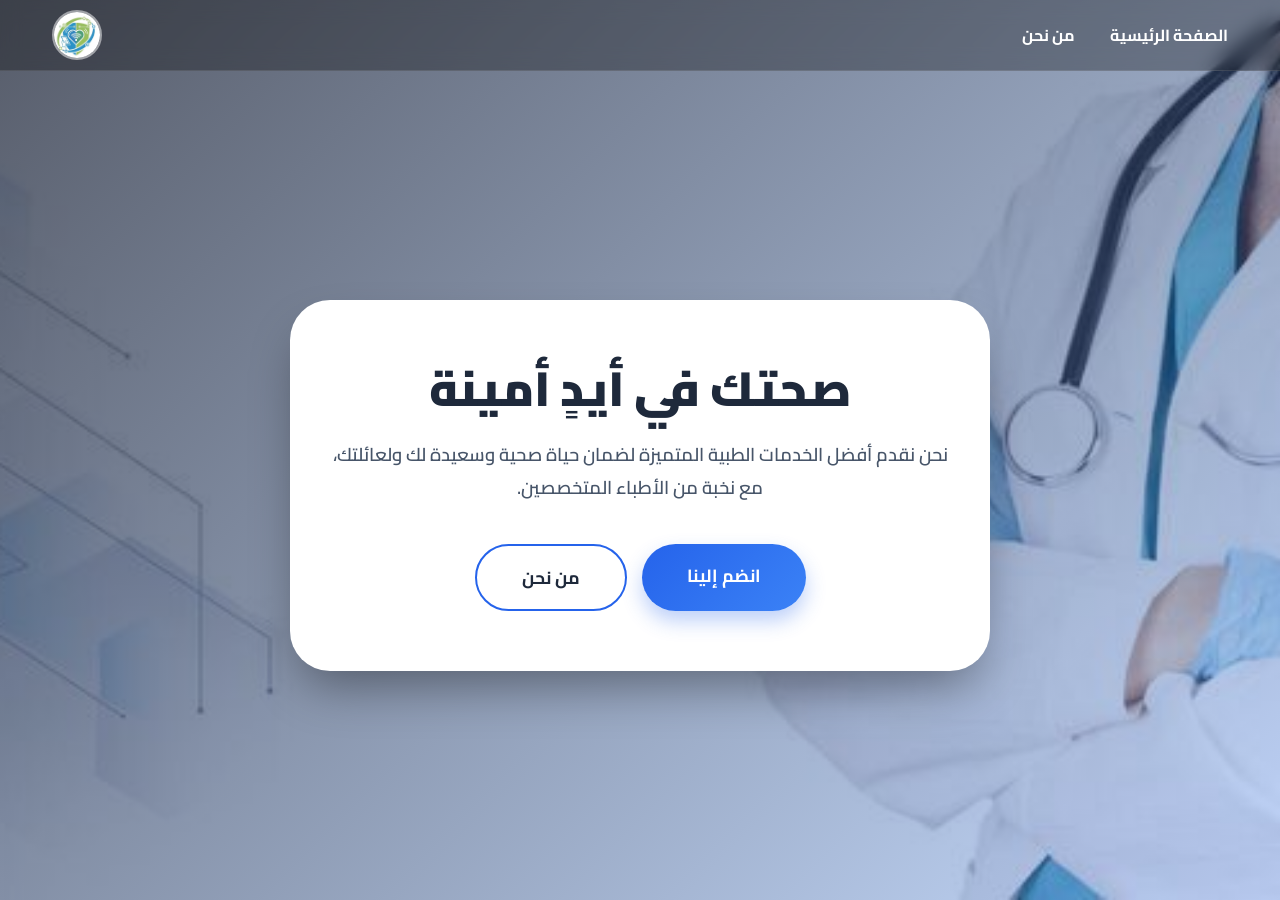
<file: index.html>
<!DOCTYPE html>
<html dir="rtl" lang="ar">
<head>
    <meta charset="UTF-8">
    <meta name="viewport" content="width=device-width, initial-scale=1.0">
    <title>المركز الطبي | صحتك في أيدٍ أمينة</title>
    <link href="https://fonts.googleapis.com/css2?family=Cairo:wght@400;700;900&display=swap" rel="stylesheet">
    <link rel="stylesheet" href="css/index.css">
</head>
<body>

    <header class="header">
        <div class="nav-container">
            <ul class="home-log">
                <li><a href="index.html">الصفحة الرئيسية</a></li>
                <li><a href="about us.html">من نحن</a></li>
            </ul>
            
            <img src="Photo/logo.jpeg" alt="logo" class="logo"/>
        </div>
    </header>

    <main class="hero-wrapper">
        <div class="content-area">
            <h1>صحتك في أيدٍ أمينة</h1>
            <p>نحن نقدم أفضل الخدمات الطبية المتميزة لضمان حياة صحية وسعيدة لك ولعائلتك، مع نخبة من الأطباء المتخصصين.</p>
            
            <div class="cta-container">
                <a href="join.html" class="main-cta">انضم إلينا</a>
                <a href="about us.html" class="secondary-cta">من نحن</a>       
            </div>
        </div>
    </main>

</body>
</html>
</file>
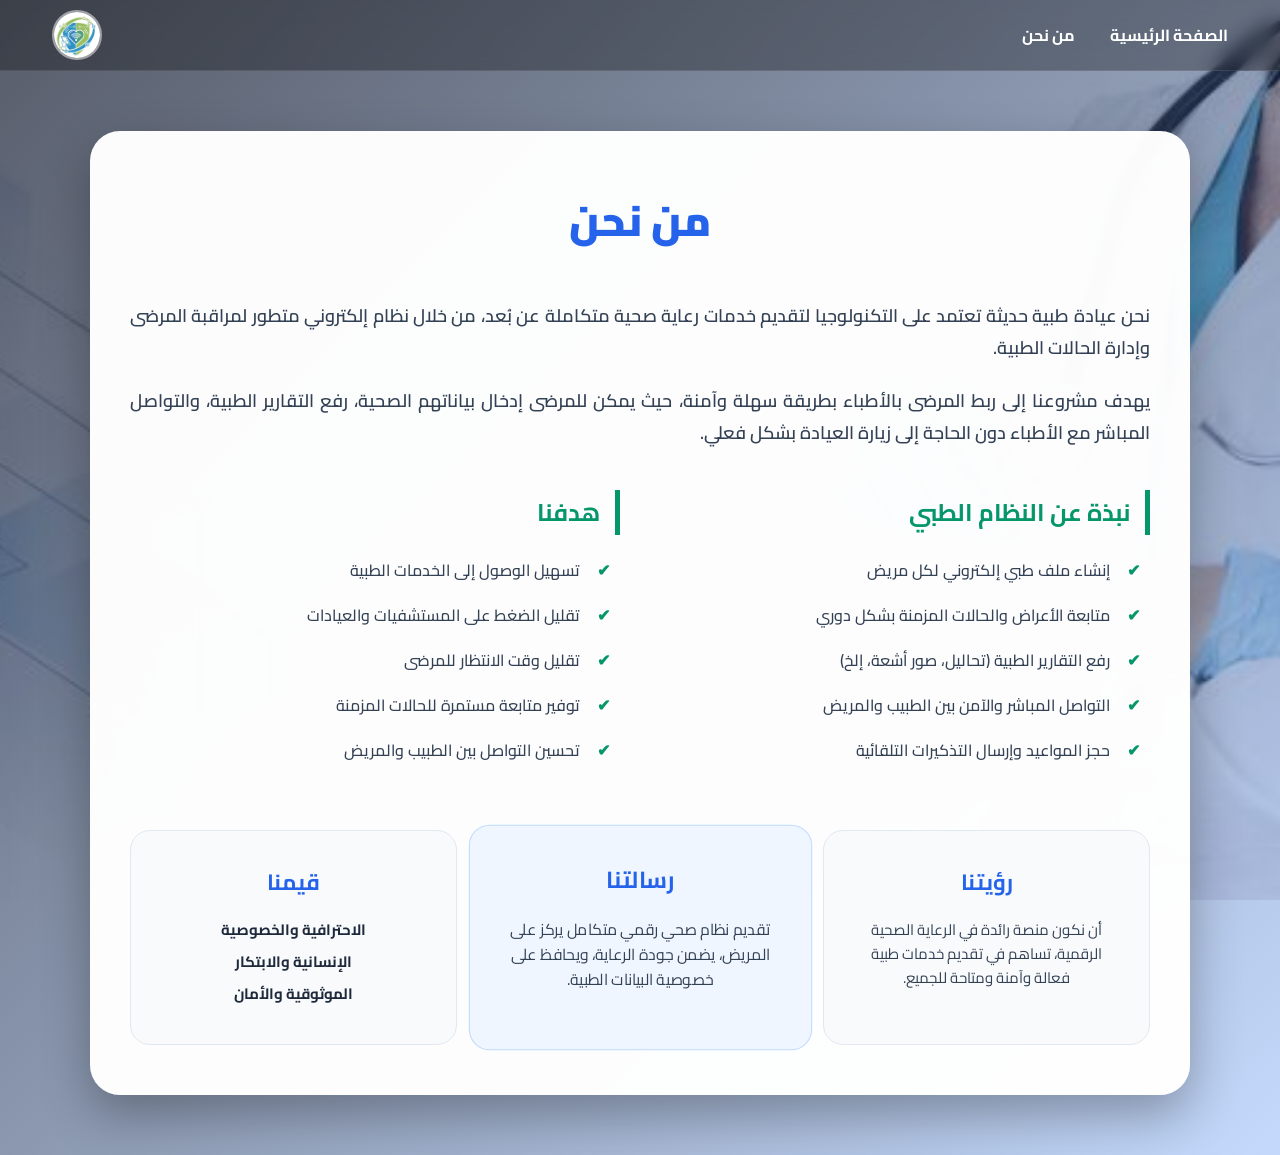
<file: about us.html>
<!DOCTYPE html>
<html lang="ar" dir="rtl">
<head>
    <meta charset="UTF-8">
    <meta name="viewport" content="width=device-width, initial-scale=1.0">
    <title>من نحن - نظام مراقبة المرضى</title>
    <link href="https://fonts.googleapis.com/css2?family=Cairo:wght@400;700;900&display=swap" rel="stylesheet">
    <link rel="stylesheet" href="css/about us.css">
</head>
<body>

    <header class="header">
        <div class="nav-container">
            <ul class="home-log">
                <li><a href="index.html">الصفحة الرئيسية</a></li>
                <li><a href="about us.html">من نحن</a></li>
            </ul>
            
            <img src="Photo/logo.jpeg" alt="logo" class="logo"/>
        </div>
    </header>

    <main class="about-page-wrapper">
        <div class="about-container">
            <h1>من نحن</h1>
            
            <div class="intro-text">
                <p>نحن عيادة طبية حديثة تعتمد على التكنولوجيا لتقديم خدمات رعاية صحية متكاملة عن بُعد، من خلال نظام إلكتروني متطور لمراقبة المرضى وإدارة الحالات الطبية.</p>
                <p>يهدف مشروعنا إلى ربط المرضى بالأطباء بطريقة سهلة وآمنة، حيث يمكن للمرضى إدخال بياناتهم الصحية، رفع التقارير الطبية، والتواصل المباشر مع الأطباء دون الحاجة إلى زيارة العيادة بشكل فعلي.</p>
            </div>

            <section class="info-grid">
                <div class="info-block">
                    <h2>نبذة عن النظام الطبي</h2>
                    <ul>
                        <li>إنشاء ملف طبي إلكتروني لكل مريض</li>
                        <li>متابعة الأعراض والحالات المزمنة بشكل دوري</li>
                        <li>رفع التقارير الطبية (تحاليل، صور أشعة، إلخ)</li>
                        <li>التواصل المباشر والآمن بين الطبيب والمريض</li>
                        <li>حجز المواعيد وإرسال التذكيرات التلقائية</li>
                    </ul>
                </div>

                <div class="info-block">
                    <h2>هدفنا</h2>
                    <ul>
                        <li>تسهيل الوصول إلى الخدمات الطبية</li>
                        <li>تقليل الضغط على المستشفيات والعيادات</li>
                        <li>تقليل وقت الانتظار للمرضى</li>
                        <li>توفير متابعة مستمرة للحالات المزمنة</li>
                        <li>تحسين التواصل بين الطبيب والمريض</li>
                    </ul>
                </div>
            </section>

            <div class="about-cards">
                <div class="card">
                    <h3>رؤيتنا</h3>
                    <p>أن نكون منصة رائدة في الرعاية الصحية الرقمية، تساهم في تقديم خدمات طبية فعالة وآمنة ومتاحة للجميع.</p>
                </div>

                <div class="card highlight-card">
                    <h3>رسالتنا</h3>
                    <p>تقديم نظام صحي رقمي متكامل يركز على المريض، يضمن جودة الرعاية، ويحافظ على خصوصية البيانات الطبية.</p>
                </div>

                <div class="card">
                    <h3>قيمنا</h3>
                    <ul class="values-list">
                        <li>الاحترافية والخصوصية</li>
                        <li>الإنسانية والابتكار</li>
                        <li>الموثوقية والأمان</li>
                    </ul>
                </div>
            </div>
        </div>
    </main>

</body>
</html>
</file>
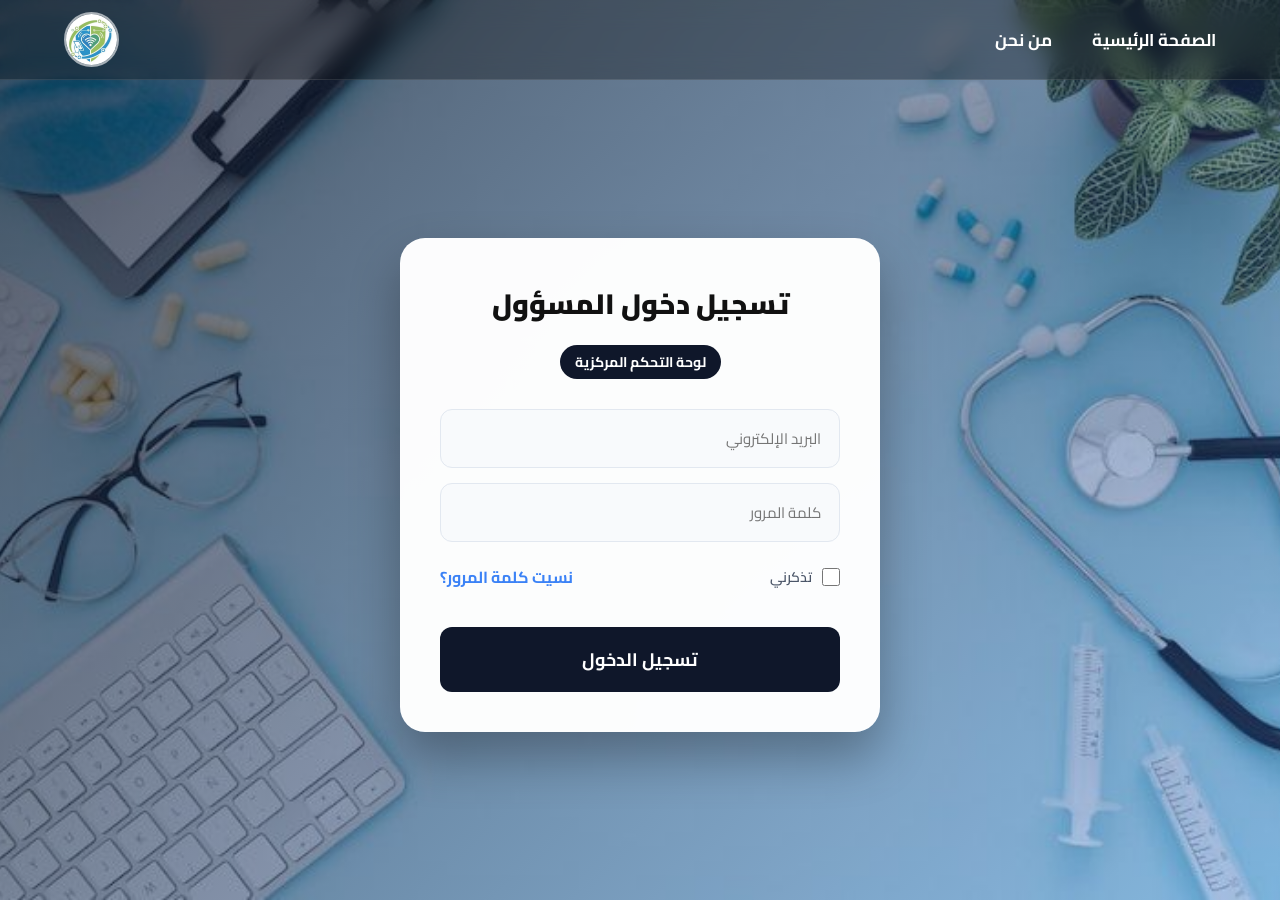
<file: Admin Login.html>
<!DOCTYPE html>
<html lang="ar" dir="rtl">
<head>
    <meta charset="UTF-8">
    <meta name="viewport" content="width=device-width, initial-scale=1.0">
    <title>بوابة المسؤول - نظام مراقبة المرضى</title>
    
    <link href="https://fonts.googleapis.com/css2?family=Cairo:wght@400;700;900&display=swap" rel="stylesheet">
    
    <style>
        * {
            box-sizing: border-box;
            margin: 0;
            padding: 0;
        }

        body {
            font-family: 'Cairo', sans-serif;
            background: linear-gradient(135deg, rgba(15, 23, 42, 0.7), rgba(59, 130, 246, 0.3)), 
                        url('../Photo/3.jpeg') no-repeat center center fixed;
            background-size: cover;
            min-height: 100vh;
            color: #333;
        }

        .header {
            background-color: rgba(0, 0, 0, 0.3); 
            position: fixed; 
            top: 0;
            left: 0;
            width: 100%;
            z-index: 1000; 
            backdrop-filter: blur(12px);
            border-bottom: 1px solid rgba(255, 255, 255, 0.1); 
            padding: 12px 0;
        }

        .nav-container {
            display: flex;
            justify-content: space-between; 
            align-items: center;
            max-width: 90%; 
            margin: 0 auto;
        }

        .logo {
            width: 55px;
            height: 55px;
            border-radius: 50%;
            object-fit: cover;
            border: 2px solid rgba(255, 255, 255, 0.6);
        }

        .home-log {
            list-style: none;
            display: flex;
            gap: 40px;
        }

        .home-log li a {
            text-decoration: none;
            color: #ffffff;
            font-weight: 700;
            font-size: 17px;
            transition: 0.3s ease;
        }

        .home-log li a:hover {
            color: #3b82f6;
        }

        main {
            display: flex;
            justify-content: center;
            align-items: center;
            padding: 130px 20px 60px; 
            min-height: 100vh; 
        }

        .card {
            background: rgba(255, 255, 255, 0.98);
            padding: 40px; 
            border-radius: 25px;
            width: 100%;
            max-width: 480px; 
            box-shadow: 0 25px 50px rgba(0,0,0,0.3);
            display: none;
            animation: fadeIn 0.5s ease-out;
        }

        .active { 
            display: block; 
        }

        h2 { 
            text-align: center; 
            margin-bottom: 15px; 
            color: #111; 
            font-size: 28px; 
            font-weight: 900;
        }

        .role-badge {
            display: block;
            text-align: center;
            background: #0f172a; 
            color: white;
            width: fit-content;
            margin: 0 auto 30px;
            padding: 4px 15px;
            border-radius: 50px;
            font-size: 14px;
            font-weight: bold;
        }

        input, select {
            width: 100%;
            padding: 14px 18px; 
            border: 1.5px solid #e2e8f0;
            border-radius: 12px;
            font-family: 'Cairo', sans-serif;
            font-size: 15px;
            transition: all 0.3s ease;
            margin-bottom: 15px;
            text-align: right;
            background: #f8fafc;
        }

        input:focus {
            outline: none;
            border-color: #0f172a;
            box-shadow: 0 0 0 3px rgba(15, 23, 42, 0.1);
        }

        .checkbox-container {
            display: flex;
            align-items: center;
            gap: 10px; 
            cursor: pointer;
            color: #4a5568;
            font-size: 14px;
            font-weight: 600;
        }

        .checkbox-container input[type="checkbox"] {
            width: 18px; 
            height: 18px;
            margin: 0;
            cursor: pointer;
        }

        .form-options {
            display: flex;
            justify-content: space-between;
            align-items: center;
            margin: 5px 0 25px; 
        }

        .btn-admin {
            width: 100%;
            padding: 16px;
            background-color: #0f172a;
            color: white;
            border: none;
            border-radius: 12px;
            cursor: pointer;
            font-size: 18px;
            font-weight: 700;
            font-family: 'Cairo', sans-serif;
            transition: all 0.3s;
            margin-top: 10px;
        }

        .btn-admin:hover { 
            background-color: #1e293b; 
            transform: translateY(-2px);
        }

        .footer-text { 
            text-align: center; 
            font-size: 15px; 
            margin-top: 25px; 
            color: #718096; 
        }

        a { 
            color: #3b82f6; 
            text-decoration: none; 
            font-weight: 700; 
            cursor: pointer;
        }

        .success-icon {
            width: 80px;
            height: 80px;
            border: 4px solid #2ecc71;
            border-radius: 50%;
            display: flex;
            align-items: center;
            justify-content: center;
            margin: 0 auto 20px;
            color: #2ecc71;
            font-size: 40px;
            font-weight: bold;
        }

        @keyframes fadeIn {
            from { opacity: 0; transform: translateY(15px); }
            to { opacity: 1; transform: translateY(0); }
        }
    </style>
</head>
<body>

    <header class="header">
        <div class="nav-container">
            <ul class="home-log">
                <li><a href="index.html">الصفحة الرئيسية</a></li>
                <li><a href="about us.html">من نحن</a></li>
            </ul>
            <img src="Photo/logo.jpeg" alt="logo" class="logo"/>
        </div>
    </header>

    <main>
        <div id="loginPage" class="card active">
            <h2>تسجيل دخول المسؤول</h2>
            <span class="role-badge">لوحة التحكم المركزية</span>
            <form onsubmit="handleLogin(event)">
                <input type="email" placeholder="البريد الإلكتروني " required>
                <input type="password" placeholder="كلمة المرور" required>
                
                <div class="form-options">
                    <label class="checkbox-container">
                        <input type="checkbox"> 
                        <span>تذكرني</span>
                    </label>
                    <a onclick="showPage('forgotPasswordPage')">نسيت كلمة المرور؟</a>
                </div>

                <button type="submit" class="btn-admin">تسجيل الدخول </button>
            </form>
        </div>

        <div id="forgotPasswordPage" class="card">
            <h2>نسيت كلمة المرور</h2>
            <span class="role-badge">أمان النظام</span>
            <form onsubmit="event.preventDefault(); showPage('resetPasswordPage');">
                <p style="text-align: center; margin-bottom: 20px; color: #718096; font-size: 14px;">يرجى إدخال البريد الإلكتروني الخاص بالإدارة لإرسال رابط التحقق.</p>
                <input type="email" placeholder="Admin@example.com" required>
                <button type="submit" class="btn-admin">إرسال رابط الاستعادة</button>
                <p class="footer-text"><a onclick="showPage('loginPage')">العودة لتسجيل الدخول</a></p>
            </form>
        </div>

        <div id="resetPasswordPage" class="card">
            <h2>تحديث كلمة المرور</h2>
            <span class="role-badge">تحديث الأمان</span>
            <form onsubmit="event.preventDefault(); showPage('successPage');">
                <input type="password" placeholder="كلمة المرور الجديدة" required>
                <div style="font-size: 12px; margin: -10px 0 15px; color: #2ecc71; text-align: right;">قوة التشفير: عالية ✓</div>
                <input type="password" placeholder="تأكيد كلمة المرور الجديدة" required>
                <button type="submit" class="btn-admin">تأكيد التحديث</button>
            </form>
        </div>

        <div id="successPage" class="card">
            <div style="text-align: center;">
                <div class="success-icon">✓</div>
                <h2>تم تأكيد الهوية!</h2>
                <p style="color: #718096; margin-bottom: 30px; line-height: 1.6;">تم التحقق من صلاحيات المسؤول بنجاح. يمكنك الآن الانتقال لإدارة النظام.</p>
                <p style="font-weight: bold; margin-bottom: 20px; color: #0f172a;">admin.root@system.com</p>
                
                <button class="btn-admin" onclick="goToDashboard()">فتح لوحة التحكم</button>
                
                <p class="footer-text">
                    <a onclick="showPage('loginPage')">العودة للرئيسية</a><br><br>
                    <a href="#" style="color: #718096; font-size: 13px;">سجل النشاطات الأمنية</a>
                </p>
            </div>
        </div>
    </main>

    <script>
        function handleLogin(event) {
            event.preventDefault();
            window.location.href = "Admin wireframe.html";
        }

        function goToDashboard() {
            window.location.href = "Admin wireframe.html";
        }

        function showPage(pageId) {
            const cards = document.querySelectorAll('.card');
            cards.forEach(card => {
                card.classList.remove('active');
            });

            const target = document.getElementById(pageId);
            if (target) {
                target.classList.add('active');
            }

            window.scrollTo({ top: 0, behavior: 'smooth' });
        }
    </script>

</body>
</html>
</file>
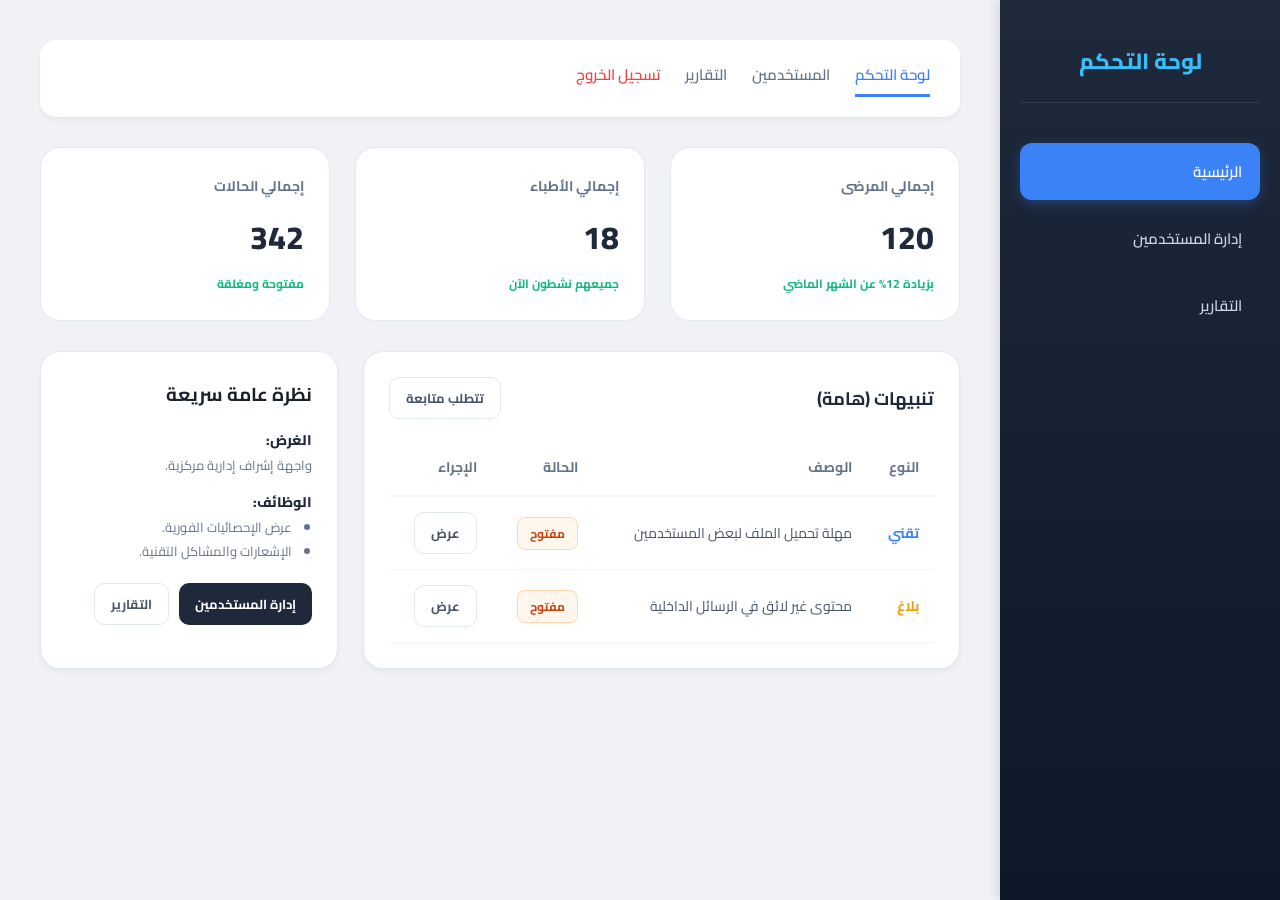
<file: Admin wireframe.html>
<!DOCTYPE html>
<html lang="ar" dir="rtl">
<head>
    <meta charset="UTF-8">
    <meta name="viewport" content="width=device-width, initial-scale=1.0">
    <title>لوحة تحكم المسؤول</title>
    <link href="https://fonts.googleapis.com/css2?family=Cairo:wght@400;600;700;800&display=swap" rel="stylesheet">
    <link rel="stylesheet" href="./css/Admin wireframe.css">
</head>
<body>

    <div class="sidebar">
        <div class="logo-text">لوحة التحكم</div>
        <ul class="nav-links">
            <li id="tab-dashboard" class="nav-item active" onclick="switchTab('dashboard')">الرئيسية</li>
            <li id="tab-users" class="nav-item" onclick="switchTab('users')">إدارة المستخدمين</li>
            <li id="tab-reports" class="nav-item" onclick="switchTab('reports')">التقارير</li>
        </ul>
    </div>

    <div class="main-content">
        <div class="top-nav">
            <div class="top-nav-links">
                <span id="link-dashboard" class="active-link" onclick="switchTab('dashboard')">لوحة التحكم</span>
                <span id="link-users" onclick="switchTab('users')">المستخدمين</span>
                <span id="link-reports" onclick="switchTab('reports')">التقارير</span>
                <span onclick="window.location.href='index.html'" style="color: #ef4444;">تسجيل الخروج</span>
            </div>
        </div>

        <div id="dashboard" class="content-section active">
            <div class="stats-grid">
                <div class="stat-card">
                    <h3>إجمالي المرضى</h3>
                    <p>120</p>
                    <div class="sub-text">بزيادة 12% عن الشهر الماضي</div>
                </div>
                <div class="stat-card">
                    <h3>إجمالي الأطباء</h3>
                    <p>18</p>
                    <div class="sub-text">جميعهم نشطون الآن</div>
                </div>
                <div class="stat-card">
                    <h3>إجمالي الحالات</h3>
                    <p>342</p>
                    <div class="sub-text">مفتوحة ومغلقة</div>
                </div>
            </div>

            <div class="section-container">
                <div class="card">
                    <div class="card-header">
                        <h3>تنبيهات (هامة)</h3>
                        <button class="btn">تتطلب متابعة</button>
                    </div>
                    <table>
                        <thead>
                            <tr>
                                <th>النوع</th>
                                <th>الوصف</th>
                                <th>الحالة</th>
                                <th>الإجراء</th>
                            </tr>
                        </thead>
                        <tbody>
                            <tr>
                                <td style="color: #3b82f6; font-weight: 700;">تقني</td>
                                <td>مهلة تحميل الملف لبعض المستخدمين</td>
                                <td><span class="badge-outline">مفتوح</span></td>
                                <td><button class="btn">عرض</button></td>
                            </tr>
                            <tr>
                                <td style="color: #f59e0b; font-weight: 700;">بلاغ</td>
                                <td>محتوى غير لائق في الرسائل الداخلية</td>
                                <td><span class="badge-outline">مفتوح</span></td>
                                <td><button class="btn">عرض</button></td>
                            </tr>
                        </tbody>
                    </table>
                </div>

                <div class="card">
                    <h3>نظرة عامة سريعة</h3>
                    <div style="margin-top: 15px;">
                        <p style="font-size: 14px; font-weight: 800; color: #1e293b;">الغرض:</p>
                        <p style="font-size: 13px; color: #64748b; margin-bottom: 12px;">واجهة إشراف إدارية مركزية.</p>
                        
                        <p style="font-size: 14px; font-weight: 800; color: #1e293b;">الوظائف:</p>
                        <ul style="font-size: 13px; color: #64748b; margin-right: 20px; margin-bottom: 20px;">
                            <li>عرض الإحصائيات الفورية.</li>
                            <li>الإشعارات والمشاكل التقنية.</li>
                        </ul>
                        
                        <div style="display: flex; gap: 10px;">
                            <button class="btn btn-dark" onclick="switchTab('users')">إدارة المستخدمين</button>
                            <button class="btn" onclick="switchTab('reports')">التقارير</button>
                        </div>
                    </div>
                </div>
            </div>
        </div>

        <div id="users" class="content-section">
            <div class="card">
                <div class="card-header">
                    <h3>إدارة المستخدمين</h3>
                </div>
                <table>
                    <thead>
                        <tr>
                            <th>المستخدم</th>
                            <th>البريد الإلكتروني</th>
                            <th>الدور</th>
                            <th>الحالة</th>
                            <th>الإجراءات</th>
                        </tr>
                    </thead>
                    <tbody>
                        <tr>
                            <td>علي حسن</td>
                            <td>ali@example.com</td>
                            <td>مريض</td>
                            <td><span class="badge-outline badge-success">نشط</span></td>
                            <td><button class="btn">عرض</button> <button class="btn" style="color:#ef4444">تعطيل</button></td>
                        </tr>
                        <tr>
                            <td>مريم خالد</td>
                            <td>maryam@example.com</td>
                            <td>مريض</td>
                            <td><span class="badge-outline badge-success">نشط</span></td>
                            <td><button class="btn">عرض</button> <button class="btn" style="color:#ef4444">تعطيل</button></td>
                        </tr>
                        <tr>
                            <td>د. عمر</td>
                            <td>omar.doc@example.com</td>
                            <td>طبيب</td>
                            <td><span class="badge-outline badge-success">نشط</span></td>
                            <td><button class="btn">عرض</button> <button class="btn" style="color:#ef4444">تعطيل</button></td>
                        </tr>
                    </tbody>
                </table>
            </div>
        </div>

        <div id="reports" class="content-section">
            <div class="card">
                <div class="card-header">
                    <h3>التقارير</h3>
                    <div style="display: flex; gap: 10px;">
                        <select class="btn" style="padding: 5px 15px;">
                            <option>نشاط النظام</option>
                        </select>
                        <button class="btn btn-dark">توليد</button>
                    </div>
                </div>
                <table>
                    <thead>
                        <tr>
                            <th>النوع</th>
                            <th>الوصف</th>
                            <th>الوقت</th>
                            <th>الحالة</th>
                        </tr>
                    </thead>
                    <tbody>
                        <tr>
                            <td>نشاط</td>
                            <td>45 تسجيل دخول اليوم<br>• 12 حالة جديدة</td>
                            <td>اليوم 12:10</td>
                            <td><span class="badge-outline badge-success">تم</span></td>
                        </tr>
                    </tbody>
                </table>
            </div>
        </div>
    </div>

    <script>
        function switchTab(tabId) {
            document.querySelectorAll('.content-section').forEach(section => section.classList.remove('active'));
            document.getElementById(tabId).classList.add('active');

            document.querySelectorAll('.nav-item').forEach(item => item.classList.remove('active'));
            document.getElementById('tab-' + tabId).classList.add('active');

            document.querySelectorAll('.top-nav-links span').forEach(link => link.classList.remove('active-link'));
            const activeLink = document.getElementById('link-' + tabId);
            if(activeLink) activeLink.classList.add('active-link');
        }
    </script>
</body>
</html>
</file>
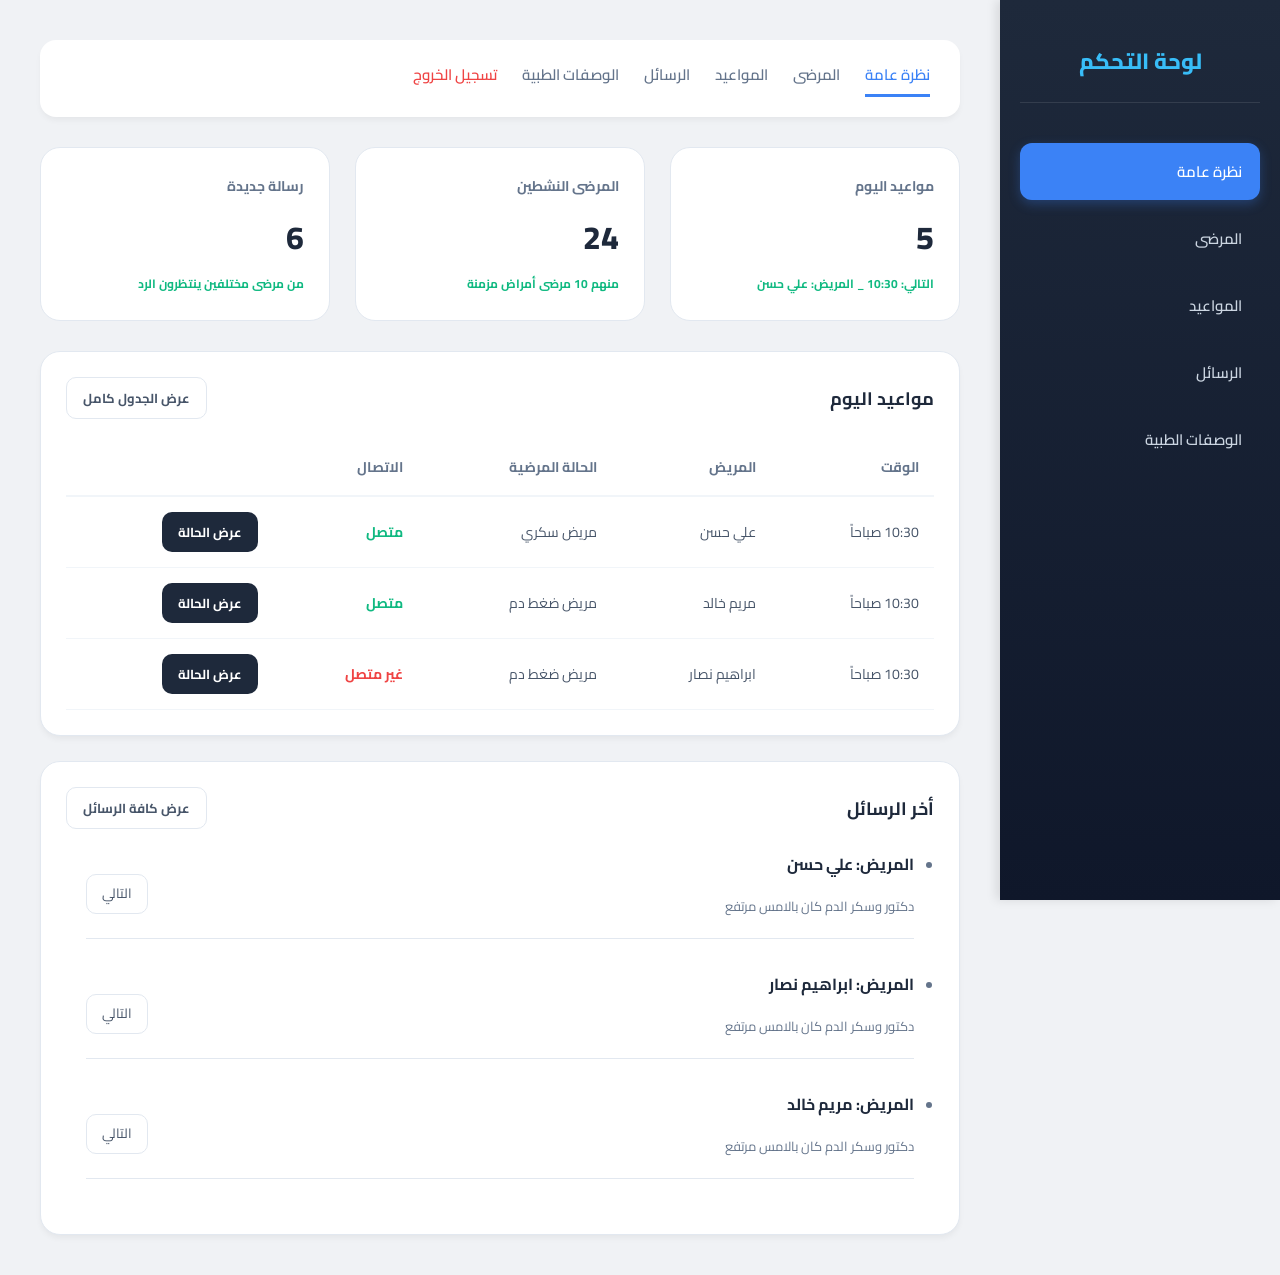
<file: DectorOverview.html>
<!doctype html>
<html lang="ar" dir="rtl">
  <head>
    <meta charset="UTF-8" />
    <meta name="viewport" content="width=device-width, initial-scale=1.0" />
    <title>لوحة تحكم الدكتور</title>
    <link
      href="https://fonts.googleapis.com/css2?family=Cairo:wght@400;600;700;800&display=swap"
      rel="stylesheet"
    />
    <link rel="stylesheet" href="./css/DectorOverview.css" />
  </head>

  <body>
    <div class="sidebar">
      <div class="logo-text">لوحة التحكم</div>
      <ul class="nav-links">
        <li
          id="tab-overView"
          class="nav-item active"
          onclick="switchTab('overView')"
        >
          نظرة عامة
        </li>
        <li id="tab-patient" class="nav-item" onclick="switchTab('patient')">
          المرضى
        </li>
        <li
          id="tab-appointments"
          class="nav-item"
          onclick="switchTab('appointments')"
        >
          المواعيد
        </li>

        <li id="tab-messages" class="nav-item" onclick="switchTab('messages')">
          الرسائل
        </li>

        <li
          id="tab-prescriptions"
          class="nav-item"
          onclick="switchTab('prescriptions')"
        >
          الوصفات الطبية
        </li>
      </ul>
    </div>

    <div class="main-content">
      <div class="top-nav">
        <div class="top-nav-links">
          <span
            id="link-overView"
            class="active-link"
            onclick="switchTab('overView')"
          >
            نظرة عامة</span
          >

          <span id="link-patient" onclick="switchTab('patient')">المرضى</span>

          <span id="link-appointments" onclick="switchTab('appointments')"
            >المواعيد</span
          >

          <span id="link-messages" onclick="switchTab('messages')"
            >الرسائل</span
          >

          <span id="link-prescriptions" onclick="switchTab('prescriptions')"
            >الوصفات الطبية</span
          >

          <span
            onclick="window.location.href = 'index.html'"
            style="color: #ef4444"
            >تسجيل الخروج</span
          >
        </div>
      </div>

      <div id="overView" class="content-section active">
        <div class="stats-grid">
          <div class="stat-card">
            <h3>مواعيد اليوم</h3>
            <p>5</p>
            <div class="sub-text">التالي: 10:30 _ المريض: علي حسن</div>
          </div>
          <div class="stat-card">
            <h3>المرضى النشطين</h3>
            <p>24</p>
            <div class="sub-text">منهم 10 مرضى أمراض مزمنة</div>
          </div>
          <div class="stat-card">
            <h3>رسالة جديدة</h3>
            <p>6</p>
            <div class="sub-text">من مرضى مختلفين ينتظرون الرد</div>
          </div>
        </div>

        <div class="section-container">
          <div class="card">
            <div class="card-header">
              <h3>مواعيد اليوم</h3>
              <button class="btn">عرض الجدول كامل</button>
            </div>
            <table>
              <thead>
                <tr>
                  <th>الوقت</th>
                  <th>المريض</th>
                  <th>الحالة المرضية</th>
                  <th>الاتصال</th>
                  <th></th>
                </tr>
              </thead>
              <tbody>
                <tr>
                  <td>
                    <time datetime="2026-04-22T10:30"> 10:30 صباحاً </time>
                  </td>

                  <td>علي حسن</td>
                  <td>مريض سكري</td>

                  <td class="online">متصل</td>
                  <td><button class="btn btn-dark">عرض الحالة</button></td>
                </tr>

                <tr>
                  <td>
                    <time datetime="2026-04-22T10:30"> 10:30 صباحاً </time>
                  </td>
                  <td>مريم خالد</td>
                  <td>مريض ضغط دم</td>

                  <td class="online">متصل</td>
                  <td><button class="btn btn-dark">عرض الحالة</button></td>
                </tr>

                <tr>
                  <td>
                    <time datetime="2026-04-22T10:30"> 10:30 صباحاً </time>
                  </td>
                  <td>ابراهيم نصار</td>
                  <td>مريض ضغط دم</td>

                  <td class="offline">غير متصل</td>
                  <td><button class="btn btn-dark">عرض الحالة</button></td>
                </tr>
              </tbody>
            </table>
          </div>

          <div class="card">
            <div class="card-header">
              <h3>أخر الرسائل</h3>
              <button class="btn">عرض كافة الرسائل</button>
            </div>
            <div>
              <ul style="font-size: 13px; color: #64748b; margin: 20px">
                <li>
                  <div class="messages_contaner">
                    <div class="patient_message">
                      <h2>المريض: <span>علي حسن</span></h2>
                      <p>دكتور وسكر الدم كان بالامس مرتفع</p>
                    </div>
                    <button class="next_btn">التالي</button>
                  </div>
                </li>

                <li>
                  <div class="messages_contaner">
                    <div class="patient_message">
                      <h2>المريض: <span>ابراهيم نصار</span></h2>
                      <p>دكتور وسكر الدم كان بالامس مرتفع</p>
                    </div>
                    <button class="next_btn">التالي</button>
                  </div>
                </li>

                <li>
                  <div class="messages_contaner">
                    <div class="patient_message">
                      <h2>المريض: <span>مريم خالد</span></h2>
                      <p>دكتور وسكر الدم كان بالامس مرتفع</p>
                    </div>
                    <button class="next_btn">التالي</button>
                  </div>
                </li>
              </ul>
            </div>
          </div>
        </div>
      </div>

      <!-- المرضى -->

      <div id="patient" class="content-section">
        <div class="card">
          <div class="card-header">
            <h3>المرضى</h3>
            <input type="text" placeholder="بحث بواسطة الاسم او الحالة" />
          </div>
          <table>
            <thead>
              <tr>
                <th>المرضى</th>
                <th>الحالة المرضية</th>
                <th>اخر موعد</th>
                <th>مستوى الخطورة</th>
                <th></th>
              </tr>
            </thead>
            <tbody>
              <tr>
                <td>علي حسن</td>
                <td>مريض سكري</td>
                <td>
                  <data val="2023-04-22">2023-04-22</data>
                </td>
                <td><span class="badge-outline badge-moderate">معتدل</span></td>

                <td><button class="btn btn-dark">عرض الملف</button></td>
              </tr>

              <tr>
                <td>مريم خالد</td>
                <td>مريض سكري</td>
                <td>
                  <data val="2023-04-22">2023-04-22</data>
                </td>
                <td><span class="badge-outline badge-low">منخفض</span></td>

                <td><button class="btn btn-dark">عرض الملف</button></td>
              </tr>

              <tr>
                <td>مريم خالد</td>
                <td>مريض سكري</td>
                <td>
                  <data val="2023-04-22">2023-04-22</data>
                </td>
                <td><span class="badge-outline badge-high">عالي</span></td>

                <td><button class="btn btn-dark">عرض الملف</button></td>
              </tr>
            </tbody>
          </table>
        </div>
        <div class="card m_t">
          <p>
            تقدم هذه الصفحة نظرة عامة على المرضى نحن رعايد الطبيب و مع التركيز
            على الحالات المستمرة التي تتطلب المتابعة
          </p>
        </div>
      </div>

      <!-- المواعيد -->

      <div id="appointments" class="content-section">
        <div class="card">
          <div class="card-header">
            <h3>المواعيد</h3>
            <div style="display: flex; gap: 10px">
              <input type="text" placeholder="بحث بواسطة الاسم او الحالة" />
              <input type="text" placeholder="بحث بواسطة الاسم او الحالة" />
            </div>
          </div>
          <table>
            <thead>
              <tr>
                <th>المريض</th>
                <th>الحالة</th>
                <th>الوقت/ التاريخ</th>
                <th>الحالة</th>
                <th></th>
              </tr>
            </thead>
            <tbody>
              <tr>
                <td>علي حسن</td>
                <td>مريض سكري</td>
                <td>
                  <div class="date_time">
                    <time datetime="2023-04-22T10:30"> 2023-04-22</time>
                    <time datetime="2023-04-22T10:30"> 10:30 </time>
                  </div>
                </td>
                <td class="online">متصل</td>
                <td><button class="btn btn-dark">عرض الحالة</button></td>
              </tr>
              <tr>
                <td>علي حسن</td>
                <td>مريض سكري</td>
                <td>
                  <div class="date_time">
                    <time datetime="2023-04-22T10:30"> 2023-04-22</time>
                    <time datetime="2023-04-22T10:30"> 10:30 </time>
                  </div>
                </td>
                <td class="online">متصل</td>
                <td><button class="btn btn-dark">عرض الحالة</button></td>
              </tr>
              <tr>
                <td>علي حسن</td>
                <td>مريض سكري</td>
                <td>
                  <div class="date_time">
                    <time datetime="2023-04-22T10:30"> 2023-04-22</time>
                    <time datetime="2023-04-22T10:30"> 10:30 </time>
                  </div>
                </td>
                <td class="online">متصل</td>
                <td><button class="btn btn-dark">عرض الحالة</button></td>
              </tr>
            </tbody>
          </table>
        </div>
        <div class="card m_t">
          <p>
            تقدم هذه الصفحة نظرة عامة على المرضى نحن رعايد الطبيب و مع التركيز
            على الحالات المستمرة التي تتطلب المتابعة
          </p>
        </div>
      </div>

      <div id="messages" class="content-section">
        <div class="card">
          <div class="card-header">
            <h3>الرسائل</h3>
            <div style="display: flex; gap: 10px">
              <input type="text" placeholder=" بحث الرسائل " />
              <button class="btn btn-dark">فتح المحادثة</button>
            </div>
          </div>
          <table>
            <thead>
              <tr>
                <th>النوع</th>
                <th>الوصف</th>
                <th>الوقت</th>
                <th>الحالة</th>
              </tr>
            </thead>
            <tbody>
              <tr>
                <td>نشاط</td>
                <td>45 تسجيل دخول اليوم<br />• 12 حالة جديدة</td>
                <td>اليوم 12:10</td>
                <td><span class="badge-outline badge-success">تم</span></td>
              </tr>
            </tbody>
          </table>
        </div>
        <div class="card m_t">
          <div class="card-header">
            <h3>أخر الرسائل</h3>
            <button class="btn">عرض كافة الرسائل</button>
          </div>
          <div>
            <ul style="font-size: 13px; color: #64748b; margin: 20px">
              <li>
                <div class="messages_contaner">
                  <div class="patient_message">
                    <h2>المريض: <span>علي حسن</span></h2>
                    <p>دكتور وسكر الدم كان بالامس مرتفع</p>
                  </div>
                  <button class="next_btn">التالي</button>
                </div>
              </li>

              <li>
                <div class="messages_contaner">
                  <div class="patient_message">
                    <h2>المريض: <span>ابراهيم نصار</span></h2>
                    <p>دكتور وسكر الدم كان بالامس مرتفع</p>
                  </div>
                  <button class="next_btn">التالي</button>
                </div>
              </li>

              <li>
                <div class="messages_contaner">
                  <div class="patient_message">
                    <h2>المريض: <span>مريم خالد</span></h2>
                    <p>دكتور وسكر الدم كان بالامس مرتفع</p>
                  </div>
                  <button class="next_btn">التالي</button>
                </div>
              </li>
            </ul>
          </div>
        </div>
      </div>

      <div id="prescriptions" class="content-section">
        <div class="card">
          <div class="card-header">
            <h3>الوصفات الطبية</h3>
            <div style="display: flex; gap: 10px">
              <input
                type="text"
                placeholder="بحث بواسطة اسم المريض او الدواء"
              />
              <button class="btn btn-dark">اضافة وصفة</button>
            </div>
          </div>
          <table>
            <thead>
              <tr>
                <th>المريض</th>
                <th>الدواء</th>
                <th>الجرعة</th>
                <th>التعليمات</th>
                <th></th>
              </tr>
            </thead>
            <tbody>
              <tr>
                <td>علي حسن</td>
                <td>ميتفورمين</td>
                <td>500 ملغ مرتين يومياً</td>
                <td>تناول مع الطعام لتقليل اضطرابات المعدة</td>

                <td><button class="btn btn-dark">عرض الوصفة</button></td>
              </tr>

              <tr>
                <td>مريم خالد</td>
                <td>انالابريل</td>
                <td>20 ملغ مرة يومياً</td>
                <td>تناول في الصباح مع كوب ماء</td>

                <td><button class="btn btn-dark">عرض الوصفة</button></td>
              </tr>

              <tr>
                <td>ابراهيم نصار</td>
                <td>ليراجلوتايد</td>
                <td>0.6 ملغ مرة يومياً لمدة أسبوع، ثم 1.2 ملغ مرة يومياً</td>

                <td>حقن تحت الجلد في البطن أو الفخذ أو الذراع العلوي</td>

                <td><button class="btn btn-dark">عرض الوصفة</button></td>
              </tr>
            </tbody>
          </table>
        </div>

        <div class="card m_t">
          تقدم هذه الصفحة نظرة عامة على الوصفات الطبية التي تم إصدارها للمرضى مع
          التركيز على الجرعات والتعليمات لضمان الاستخدام الصحيح
        </div>
      </div>
    </div>

    <script>
      function switchTab(tabId) {
        document
          .querySelectorAll(".content-section")
          .forEach((section) => section.classList.remove("active"));

        document.getElementById(tabId).classList.add("active");

        document
          .querySelectorAll(".nav-item")
          .forEach((item) => item.classList.remove("active"));

        document.getElementById("tab-" + tabId).classList.add("active");

        document
          .querySelectorAll(".top-nav-links span")
          .forEach((link) => link.classList.remove("active-link"));
        const activeLink = document.getElementById("link-" + tabId);

        if (activeLink) activeLink.classList.add("active-link");
      }
    </script>
  </body>
</html>
</file>
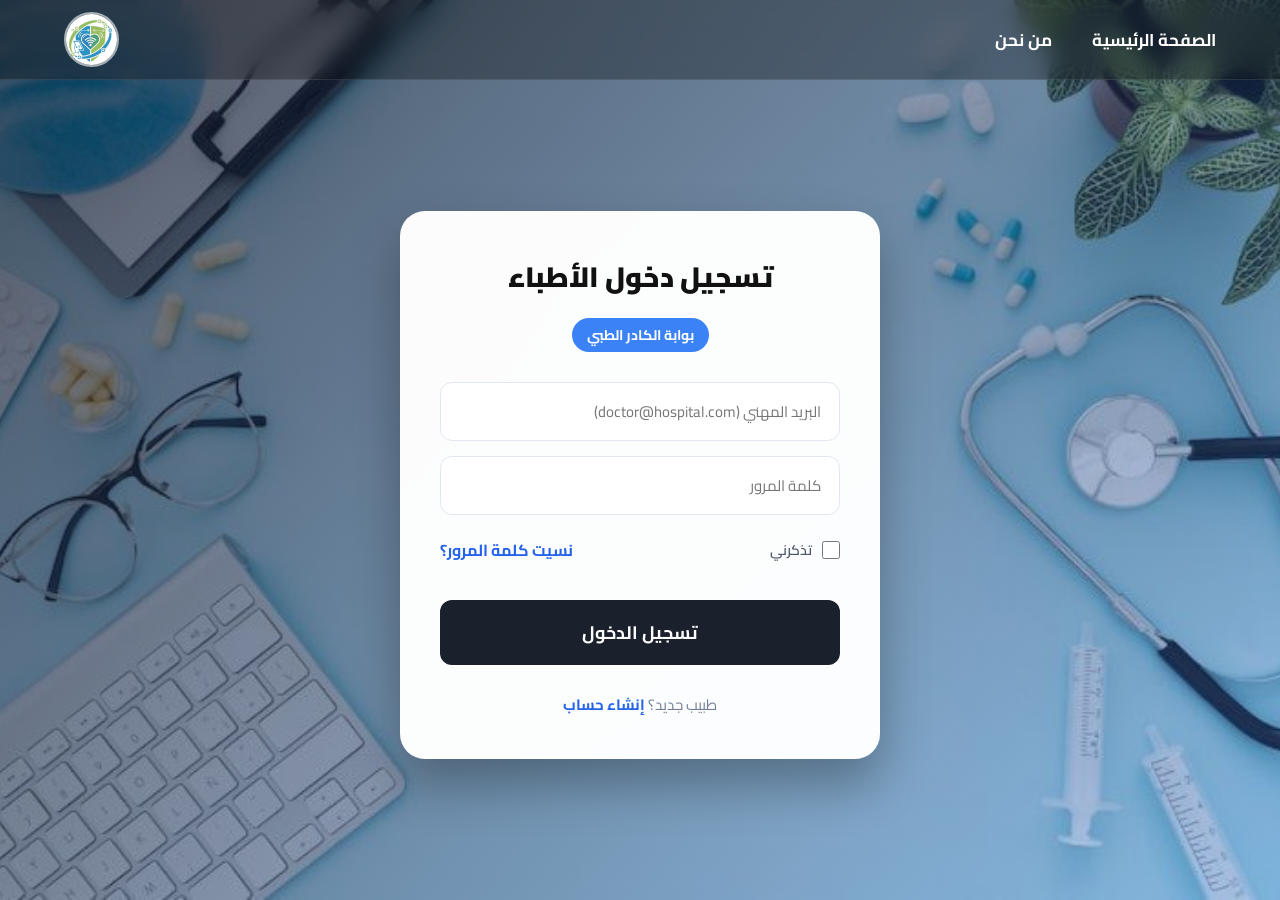
<file: Doctor Login.html>
<!DOCTYPE html>
<html lang="ar" dir="rtl">
<head>
    <meta charset="UTF-8">
    <meta name="viewport" content="width=device-width, initial-scale=1.0">
    <title>بوابة الطبيب - نظام مراقبة المرضى</title>
    
    <link href="https://fonts.googleapis.com/css2?family=Cairo:wght@400;700;900&display=swap" rel="stylesheet">
    
    <style>
        * {
            box-sizing: border-box;
            margin: 0;
            padding: 0;
        }

        body {
            font-family: 'Cairo', sans-serif;
            background: linear-gradient(135deg, rgba(15, 23, 42, 0.7), rgba(59, 130, 246, 0.3)), 
                        url('../Photo/3.jpeg') no-repeat center center fixed;
            background-size: cover;
            min-height: 100vh;
            color: #333;
        }

        .header {
            background-color: rgba(0, 0, 0, 0.3); 
            position: fixed; 
            top: 0;
            left: 0;
            width: 100%;
            z-index: 1000; 
            backdrop-filter: blur(12px);
            border-bottom: 1px solid rgba(255, 255, 255, 0.1); 
            padding: 12px 0;
        }

        .nav-container {
            display: flex;
            justify-content: space-between; 
            align-items: center;
            max-width: 90%; 
            margin: 0 auto;
        }

        .logo {
            width: 55px;
            height: 55px;
            border-radius: 50%;
            object-fit: cover;
            border: 2px solid rgba(255, 255, 255, 0.6);
        }

        .home-log {
            list-style: none;
            display: flex;
            gap: 40px;
        }

        .home-log li a {
            text-decoration: none;
            color: #ffffff;
            font-weight: 700;
            font-size: 17px;
            transition: 0.3s ease;
        }

        .home-log li a:hover {
            color: #3b82f6;
        }

        main {
            display: flex;
            justify-content: center;
            align-items: center;
            padding: 130px 20px 60px; 
            min-height: 100vh; 
        }

        .card {
            background: rgba(255, 255, 255, 0.98);
            padding: 40px; 
            border-radius: 25px;
            width: 100%;
            max-width: 480px; 
            box-shadow: 0 25px 50px rgba(0,0,0,0.3);
            display: none;
            animation: fadeIn 0.5s ease-out;
        }

        .active { 
            display: block; 
        }

        h2 { 
            text-align: center; 
            margin-bottom: 15px; 
            color: #111; 
            font-size: 28px; 
            font-weight: 900;
        }

        .role-badge {
            display: block;
            text-align: center;
            background: #3b82f6;
            color: white;
            width: fit-content;
            margin: 0 auto 30px;
            padding: 4px 15px;
            border-radius: 50px;
            font-size: 14px;
            font-weight: bold;
        }

        input, select {
            width: 100%;
            padding: 14px 18px; 
            border: 1.5px solid #e2e8f0;
            border-radius: 12px;
            font-family: 'Cairo', sans-serif;
            font-size: 15px;
            transition: all 0.3s ease;
            margin-bottom: 15px;
            text-align: right;
        }

        .checkbox-container {
            display: flex;
            align-items: center;
            gap: 10px; 
            cursor: pointer;
            color: #4a5568;
            font-size: 14px;
            font-weight: 600;
        }

        .checkbox-container input[type="checkbox"] {
            width: 18px; 
            height: 18px;
            margin: 0;
            cursor: pointer;
        }

        .form-options {
            display: flex;
            justify-content: space-between;
            align-items: center;
            margin: 5px 0 25px; 
        }

        .btn-doctor {
            width: 100%;
            padding: 16px;
            background-color: #1a202c;
            color: white;
            border: none;
            border-radius: 12px;
            cursor: pointer;
            font-size: 18px;
            font-weight: 700;
            font-family: 'Cairo', sans-serif;
            transition: all 0.3s;
            margin-top: 10px;
        }

        .btn-doctor:hover { 
            background-color: #2d3748; 
            transform: translateY(-2px);
        }

        .footer-text { 
            text-align: center; 
            font-size: 15px; 
            margin-top: 25px; 
            color: #718096; 
        }

        a { 
            color: #2563eb; 
            text-decoration: none; 
            font-weight: 700; 
            cursor: pointer;
        }

        .divider {
            text-align: center;
            border-bottom: 1px solid #edf2f7;
            line-height: 0.1em;
            margin: 25px 0 30px;
        }

        .divider span { background: #fff; padding: 0 15px; color: #a0aec0; }

        .success-icon {
            width: 80px;
            height: 80px;
            border: 4px solid #2ecc71;
            border-radius: 50%;
            display: flex;
            align-items: center;
            justify-content: center;
            margin: 0 auto 20px;
            color: #2ecc71;
            font-size: 40px;
            font-weight: bold;
        }

        @keyframes fadeIn {
            from { opacity: 0; transform: translateY(15px); }
            to { opacity: 1; transform: translateY(0); }
        }
    </style>
</head>
<body>

    <header class="header">
        <div class="nav-container">
            <ul class="home-log">
                <li><a href="index.html">الصفحة الرئيسية</a></li>
                <li><a href="about us.html">من نحن</a></li>
            </ul>
            <img src="Photo/logo.jpeg" alt="logo" class="logo"/>
        </div>
    </header>

    <main>
        <div id="loginPage" class="card active">
            <h2>تسجيل دخول الأطباء</h2>
            <span class="role-badge">بوابة الكادر الطبي</span>
            <form onsubmit="event.preventDefault();">
                <input type="email" placeholder="البريد المهني (doctor@hospital.com)" required>
                <input type="password" placeholder="كلمة المرور" required>
                
                <div class="form-options">
                    <label class="checkbox-container">
                        <input type="checkbox"> 
                        <span>تذكرني</span>
                    </label>
                    <a onclick="showPage('forgotPasswordPage')">نسيت كلمة المرور؟</a>
                </div>

                <button type="submit" class="btn-doctor">تسجيل الدخول</button>
                <p class="footer-text">طبيب جديد؟ <a onclick="showPage('signupPage')">إنشاء حساب</a></p>
            </form>
        </div>

        <div id="signupPage" class="card">
            <h2>انضمام للطاقم الطبي</h2>
            <span class="role-badge">طلب انضمام</span>
            <form onsubmit="event.preventDefault();">
                <input type="text" placeholder="الاسم الكامل مع اللقب العلمي" required>
                <input type="text" placeholder="الرقم الوظيفي / رقم المزاولة" required>
                <select required>
                    <option value="" disabled selected>اختر التخصص الطبي</option>
                    <option value="general">طب عام</option>
                    <option value="cardiology">أخصائي قلب</option>
                    <option value="internal">باطنة</option>
                </select>
                <input type="email" placeholder="البريد الإلكتروني المهني" required>
                <input type="tel" placeholder="رقم هاتف التواصل" style="direction: rtl;">
                <input type="password" placeholder="كلمة المرور" required>
                <input type="password" placeholder="تأكيد كلمة المرور" required>
                
                <button type="submit" class="btn-doctor">إرسال الطلب</button>
                <p class="footer-text">لديك حساب بالفعل؟ <a onclick="showPage('loginPage')">تسجيل الدخول</a></p>
            </form>
        </div>

        <div id="forgotPasswordPage" class="card">
            <h2>نسيت كلمة المرور</h2>
            <span class="role-badge">استعادة الحساب</span>
            <form onsubmit="event.preventDefault(); showPage('resetPasswordPage');">
                <p style="text-align: center; margin-bottom: 20px; color: #718096; font-size: 14px;">أدخل بريدك الإلكتروني لإرسال رابط استعادة كلمة المرور .</p>
                <input type="email" placeholder="doctor@hospital.com" required>
                <button type="submit" class="btn-doctor">إرسال رابط الاستعادة</button>
                <p class="footer-text"><a onclick="showPage('loginPage')">العودة لتسجيل الدخول</a></p>
            </form>
        </div>

        <div id="resetPasswordPage" class="card">
            <h2>إعادة تعيين كلمة المرور</h2>
            <span class="role-badge">تحديث الأمان</span>
            <form onsubmit="event.preventDefault(); showPage('successPage');">
                <input type="password" placeholder="كلمة المرور الجديدة" required>
                <div style="font-size: 12px; margin: -10px 0 15px; color: #2ecc71; text-align: right;">قوة كلمة المرور: ممتازة ✓</div>
                <input type="password" placeholder="تأكيد كلمة المرور" required>
                <button type="submit" class="btn-doctor">تأكيد التغيير</button>
            </form>
        </div>

        <div id="successPage" class="card">
            <div style="text-align: center;">
                <div class="success-icon">✓</div>
                <h2>تم التحقق من الحساب!</h2>
                <p style="color: #718096; margin-bottom: 30px; line-height: 1.6;">تم التحقق من بريدك الإلكتروني بنجاح. يمكنك الآن الدخول إلى لوحة التحكم الخاصة بك.</p>
                <p style="font-weight: bold; margin-bottom: 20px;">user.name@email.com</p>
                
                <button class="btn-doctor" onclick="alert('الانتقال للوحة التحكم...')">الانتقال للوحة التحكم</button>
                
                <p class="footer-text">
                    <a onclick="showPage('loginPage')">العودة للرئيسية</a><br><br>
                    <a href="#" style="color: #718096; font-size: 13px;">اتصل بالدعم الفني</a>
                </p>
            </div>
        </div>
    </main>

    <script>
        function showPage(pageId) {
            const cards = document.querySelectorAll('.card');
            cards.forEach(card => {
                card.classList.remove('active');
            });

            const target = document.getElementById(pageId);
            if (target) {
                target.classList.add('active');
            }

            window.scrollTo({ top: 0, behavior: 'smooth' });
        }
    </script>

</body>
</html>
</file>
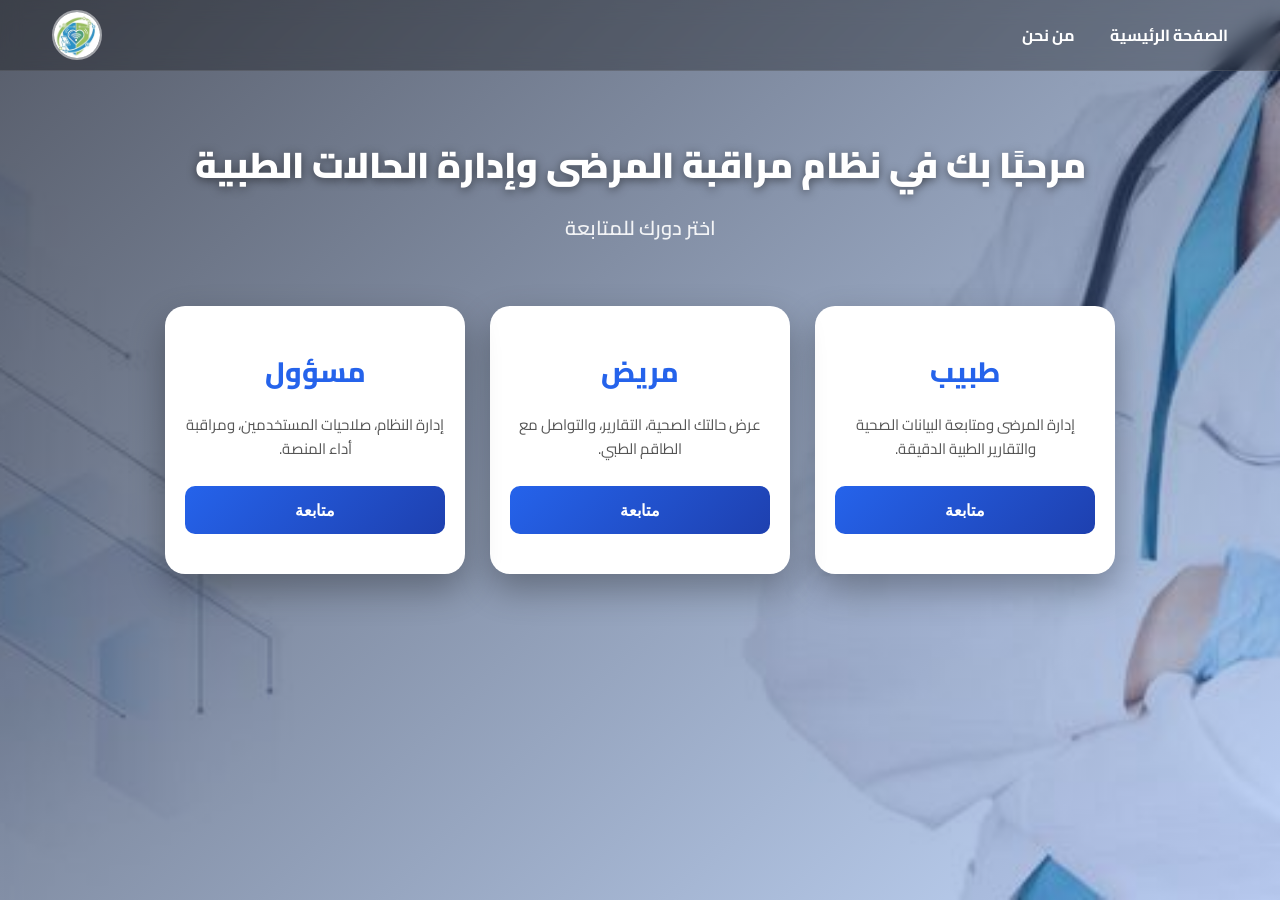
<file: join.html>
<!DOCTYPE html>
<html lang="ar" dir="rtl">
<head>
    <meta charset="UTF-8">
    <meta name="viewport" content="width=device-width, initial-scale=1.0">
    <title>اختيار الدور - نظام مراقبة المرضى</title>
    <link href="https://fonts.googleapis.com/css2?family=Cairo:wght@400;700;900&display=swap" rel="stylesheet">
    <link rel="stylesheet" href="css/join.css">
</head>
<body>

    <header class="header">
        <div class="nav-container">
            <ul class="home-log">
                <li><a href="index.html">الصفحة الرئيسية</a></li>
                <li><a href="about us.html">من نحن</a></li>
            </ul>
            
            <img src="Photo/logo.jpeg" alt="logo" class="logo"/>
        </div>
    </header>

    <main>
        <h1>مرحبًا بك في نظام مراقبة المرضى وإدارة الحالات الطبية</h1>
        <p>اختر دورك للمتابعة</p>

        <div class="cards">
            <div class="card">
                <h2>طبيب</h2>
                <p>إدارة المرضى ومتابعة البيانات الصحية والتقارير الطبية الدقيقة.</p>
                <a href="Doctor Login.html" style="text-decoration: none;">
                    <button type="button">متابعة</button>
                </a>            
            </div>

            <div class="card">
                <h2>مريض</h2>
                <p>عرض حالتك الصحية، التقارير، والتواصل مع الطاقم الطبي.</p>
                <a href="Patient Login.html" style="text-decoration: none;">
                    <button type="button">متابعة</button>
                </a>
            </div>

            <div class="card">
                <h2>مسؤول</h2>
                <p>إدارة النظام، صلاحيات المستخدمين، ومراقبة أداء المنصة.</p>
                <a href="Admin Login.html" style="text-decoration: none;">
                    <button type="button">متابعة</button>
                </a>        
            </div>
        </div>
    </main>

</body>
</html>
</file>
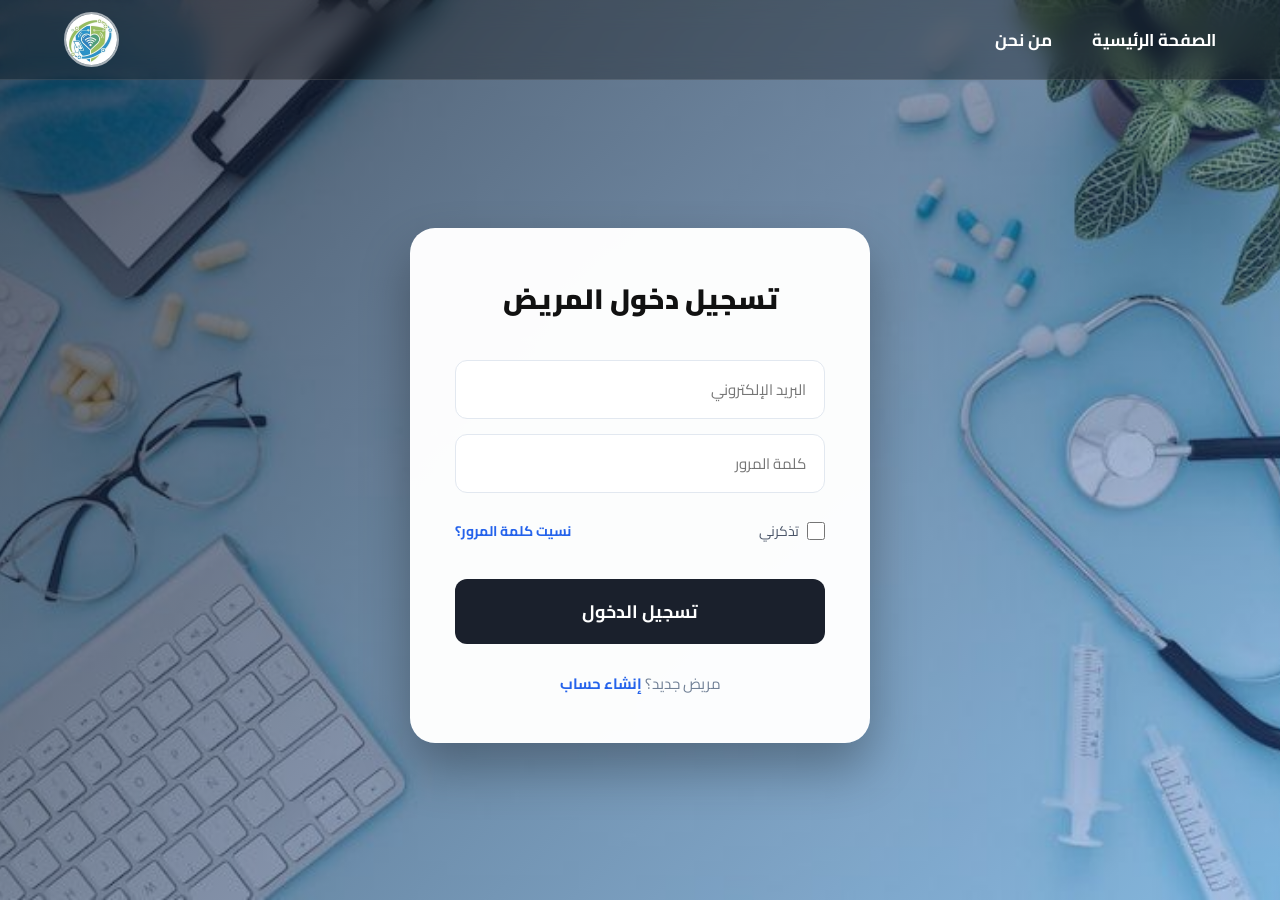
<file: Patient Login.html>
<!DOCTYPE html>
<html lang="ar" dir="rtl">
<head>
    <meta charset="UTF-8">
    <meta name="viewport" content="width=device-width, initial-scale=1.0">
    <title>بوابة المريض - نظام مراقبة المرضى</title>
    
    <link href="https://fonts.googleapis.com/css2?family=Cairo:wght@400;700;900&display=swap" rel="stylesheet">
    
    <style>
        * {
            box-sizing: border-box;
            margin: 0;
            padding: 0;
        }

        body {
            font-family: 'Cairo', sans-serif;
            background: linear-gradient(135deg, rgba(15, 23, 42, 0.7), rgba(59, 130, 246, 0.3)), 
                        url('../Photo/3.jpeg') no-repeat center center fixed;
            background-size: cover;
            min-height: 100vh;
            color: #333;
        }

        .header {
            background-color: rgba(0, 0, 0, 0.3); 
            position: fixed; 
            top: 0;
            left: 0;
            width: 100%;
            z-index: 1000; 
            backdrop-filter: blur(12px);
            border-bottom: 1px solid rgba(255, 255, 255, 0.1); 
            padding: 12px 0;
        }

        .nav-container {
            display: flex;
            justify-content: space-between; 
            align-items: center;
            max-width: 90%; 
            margin: 0 auto;
        }

        .logo {
            width: 55px;
            height: 55px;
            border-radius: 50%;
            object-fit: cover;
            border: 2px solid rgba(255, 255, 255, 0.6);
        }

        .home-log {
            list-style: none;
            display: flex;
            gap: 40px;
        }

        .home-log li a {
            text-decoration: none;
            color: #ffffff;
            font-weight: 700;
            font-size: 17px;
            transition: 0.3s ease;
        }

        .home-log li a:hover {
            color: #3b82f6;
        }

        main {
            display: flex;
            justify-content: center;
            align-items: center;
            padding: 130px 20px 60px; 
            min-height: 100vh; 
        }

        .card {
            background: rgba(255, 255, 255, 0.98);
            padding: 45px; 
            border-radius: 25px;
            width: 100%;
            max-width: 460px; 
            box-shadow: 0 25px 50px rgba(0,0,0,0.3);
            display: none;
            animation: fadeIn 0.5s ease-out;
        }

        .active { 
            display: block; 
        }

        h2 { 
            text-align: center; 
            margin-bottom: 35px; 
            color: #111; 
            font-size: 28px; 
            font-weight: 900;
        }

        h3 { 
            text-align: center; 
            margin-bottom: 30px; 
            color: #4b5563; 
            font-size: 20px; 
            font-weight: 700; 
        }

        input {
            width: 100%;
            padding: 14px 18px; 
            border: 1.5px solid #e2e8f0;
            border-radius: 12px;
            font-family: 'Cairo', sans-serif;
            font-size: 15px;
            transition: all 0.3s ease;
            margin-bottom: 15px;
            text-align: right; 
        }

        input[type="tel"] {
            direction: rtl !important;
            text-align: right !important;
        }

        input:focus {
            outline: none;
            border-color: #3b82f6;
            box-shadow: 0 0 0 4px rgba(59, 130, 246, 0.1);
        }

        .form-options {
            display: flex;
            justify-content: space-between;
            align-items: center;
            margin: 10px 0 25px; 
            font-size: 14px;
        }

        /* تعديل منطقة تذكرني لتكون بجانب المربع */
        .checkbox-container {
            display: flex;
            align-items: center;
            gap: 8px; 
            cursor: pointer;
            color: #4a5568;
            user-select: none;
        }

        .checkbox-container input[type="checkbox"] {
            width: 18px;
            height: 18px;
            margin: 0; /* إزالة الهوامش الافتراضية التي قد تسبب الإزاحة */
            cursor: pointer;
        }

        .btn-dark {
            width: 100%;
            padding: 16px;
            background-color: #1a202c;
            color: white;
            border: none;
            border-radius: 12px;
            cursor: pointer;
            font-size: 18px;
            font-weight: 700;
            font-family: 'Cairo', sans-serif;
            transition: all 0.3s;
            margin-top: 10px;
        }

        .btn-dark:hover { 
            background-color: #2d3748; 
            transform: translateY(-2px);
        }

        .footer-text, .top-link { 
            text-align: center; 
            font-size: 15px; 
            margin-top: 25px; 
            color: #718096; 
        }

        a { 
            color: #2563eb; 
            text-decoration: none; 
            font-weight: 700; 
            cursor: pointer;
        }

        .divider {
            text-align: center;
            border-bottom: 1px solid #edf2f7;
            line-height: 0.1em;
            margin: 25px 0 35px;
        }

        .divider span { 
            background: #fff; 
            padding: 0 15px; 
            color: #a0aec0; 
        }

        .success-icon {
            width: 80px;
            height: 80px;
            border: 4px solid #2ecc71;
            border-radius: 50%;
            display: flex;
            align-items: center;
            justify-content: center;
            margin: 0 auto 20px;
            color: #2ecc71;
            font-size: 40px;
            font-weight: bold;
        }

        @keyframes fadeIn {
            from { opacity: 0; transform: translateY(15px); }
            to { opacity: 1; transform: translateY(0); }
        }

        @media (max-width: 480px) {
            main { padding-top: 110px; }
            .card { padding: 35px 20px; }
            .home-log { gap: 20px; }
        }
    </style>
</head>
<body>

    <header class="header">
        <div class="nav-container">
            <ul class="home-log">
                <li><a href="index.html">الصفحة الرئيسية</a></li>
                <li><a href="about us.html">من نحن</a></li>
            </ul>
            <img src="Photo/logo.jpeg" alt="logo" class="logo"/>
        </div>
    </header>

    <main>
        <div id="loginPage" class="card active">
            <h2>تسجيل دخول المريض</h2>
            <form onsubmit="event.preventDefault();">
                <input type="email" placeholder="البريد الإلكتروني" required>
                <input type="password" placeholder="كلمة المرور" required>
                
                <div class="form-options">
                    <label class="checkbox-container">
                        <input type="checkbox"> 
                        <span>تذكرني</span>
                    </label>
                    <a onclick="showPage('forgotPasswordPage')">نسيت كلمة المرور؟</a>
                </div>

                <button type="submit" class="btn-dark">تسجيل الدخول</button>
                <p class="footer-text">مريض جديد؟ <a onclick="showPage('signupPage')">إنشاء حساب</a></p>
            </form>
        </div>

        <div id="signupPage" class="card">
            <p class="top-link">لديك حساب بالفعل؟ <a onclick="showPage('loginPage')">تسجيل الدخول</a></p>
            <div class="divider"><span>أو</span></div>
            <h3>نتمنى لك الشفاء العاجل</h3>
            <form onsubmit="event.preventDefault();">
                <input type="text" placeholder="الاسم كامل" required>
                <input type="text" placeholder="رقم الهوية" required>
                <input type="email" placeholder="البريد الإلكتروني" required>
                <input type="tel" placeholder="رقم الهاتف" required> 
                <input type="text" placeholder="تاريخ الميلاد (DD/MM/YYYY)">
                <input type="password" placeholder="كلمة المرور" required>
                <input type="password" placeholder="تأكيد كلمة المرور" required>
                
                <button type="submit" class="btn-dark">إنشاء حساب</button>
            </form>
        </div>

        <div id="forgotPasswordPage" class="card">
            <h2>نسيت كلمة المرور</h2>
            <form onsubmit="event.preventDefault(); showPage('resetPasswordPage');">
                <p style="text-align: center; margin-bottom: 25px; color: #718096;">أدخل بريدك الإلكتروني لإرسال رابط استعادة كلمة المرور.</p>
                <input type="email" placeholder="Patient@example.com" required>
                <button type="submit" class="btn-dark">إرسال رابط الاستعادة</button>
                <p class="footer-text"><a onclick="showPage('loginPage')">العودة لتسجيل الدخول</a></p>
            </form>
        </div>

        <div id="resetPasswordPage" class="card">
            <h2>إعادة تعيين كلمة المرور</h2>
            <form onsubmit="event.preventDefault(); showPage('successPage');">
                <input type="password" placeholder="كلمة المرور الجديدة" required>
                <div style="font-size: 12px; margin: -10px 0 15px; color: #2ecc71; text-align: right;">قوة كلمة المرور: ممتازة ✓</div>
                <input type="password" placeholder="تأكيد كلمة المرور" required>
                <button type="submit" class="btn-dark">تأكيد التغيير</button>
            </form>
        </div>

        <div id="successPage" class="card">
            <div style="text-align: center;">
                <div class="success-icon">✓</div>
                <h2>تم التحقق من الحساب!</h2>
                <p style="color: #718096; margin-bottom: 30px; line-height: 1.6;">تم التحقق من بريدك الإلكتروني بنجاح. يمكنك الآن المتابعة إلى لوحة التحكم.</p>
                <p style="font-weight: bold; margin-bottom: 25px;">user.name@email.com</p>
                
                <button class="btn-dark" onclick="alert('الانتقال للوحة التحكم...')">الانتقال للوحة التحكم</button>
                
                <p class="footer-text">
                    <a onclick="showPage('loginPage')">العودة للصفحة الرئيسية</a><br><br>
                    <a href="#" style="color: #a0aec0; font-size: 13px;">تواصل مع الدعم الفني</a>
                </p>
            </div>
        </div>
    </main>

    <script>
        function showPage(pageId) {
            const cards = document.querySelectorAll('.card');
            cards.forEach(card => card.classList.remove('active'));

            const target = document.getElementById(pageId);
            if (target) {
                target.classList.add('active');
            }
            window.scrollTo({ top: 0, behavior: 'smooth' });
        }

        function togglePages() {
            const login = document.getElementById('loginPage');
            if (login.classList.contains('active')) {
                showPage('signupPage');
            } else {
                showPage('loginPage');
            }
        }
    </script>

</body>
</html>
</file>
<file: css/index.css>
* {
    margin: 0;
    padding: 0;
    box-sizing: border-box;
    font-family: 'Cairo', sans-serif;
}

body {
    background: linear-gradient(135deg, rgba(15, 23, 42, 0.7), rgba(59, 130, 246, 0.3)), 
                url('../Photo/1.jpeg') no-repeat center center fixed;
    background-size: cover;
    min-height: 100vh;
    display: flex;
    flex-direction: column; 
}

.header {
    background-color: rgba(0, 0, 0, 0.3); 
    position: sticky;
    top: 0;
    z-index: 1000; 
    backdrop-filter: blur(10px);
    -webkit-backdrop-filter: blur(10px);
    border-bottom: 1px solid rgba(255, 255, 255, 0.1); 
    padding: 10px 0;
}

.nav-container {
    display: flex;
    justify-content: space-between; 
    align-items: center;
    max-width: 95%; 
    margin: 0 auto;
    padding: 0 20px;
}

.logo {
    width: 50px;
    height: 50px;
    border-radius: 50%;
    object-fit: cover;
    border: 2px solid rgba(255, 255, 255, 0.5);
}

.home-log {
    list-style: none;
    display: flex;
    gap: 35px;
}

.home-log li a {
    text-decoration: none;
    color: #ffffff;
    font-weight: 700;
    font-size: 16px;
    transition: 0.3s ease;
}

.home-log li a:hover {
    color: #3b82f6;
}

.hero-wrapper {
    flex: 1; 
    display: flex;
    justify-content: center;
    align-items: center;
    padding: 20px;
}

.content-area {
    text-align: center;
    max-width: 700px;
    background: #ffffff; 
    padding: 60px 40px;
    border-radius: 40px;
    box-shadow: 0 25px 50px -12px rgba(0, 0, 0, 0.4);
    animation: fadeIn 0.8s ease-out;
}

@keyframes fadeIn {
    from { opacity: 0; transform: translateY(20px); }
    to { opacity: 1; transform: translateY(0); }
}

.content-area h1 {
    font-size: clamp(2.2rem, 5vw, 3rem);
    color: #1e293b; 
    margin-bottom: 20px;
    font-weight: 900;
    line-height: 1.2;
}

.content-area p {
    font-size: 1.15rem;
    color: #475569; 
    line-height: 1.8;
    margin-bottom: 40px;
    font-weight: 600;
}

.cta-container {
    display: flex;
    gap: 15px;
    justify-content: center;
    flex-wrap: wrap;
}

.main-cta, .secondary-cta {
    display: inline-block;
    padding: 15px 45px;
    text-decoration: none;
    border-radius: 50px;
    font-size: 1.1rem;
    font-weight: 700;
    transition: all 0.3s ease;
}

.main-cta {
    background: linear-gradient(135deg, #2563eb, #3b82f6);
    color: white;
    box-shadow: 0 10px 20px rgba(37, 99, 235, 0.3);
}

.secondary-cta {
    background: transparent;
    color: #1e293b;
    border: 2px solid #2563eb;
}

.main-cta:hover {
    transform: translateY(-3px);
    filter: brightness(1.1);
}

.secondary-cta:hover {
    background: #2563eb;
    color: white;
    transform: translateY(-3px);
}

@media (max-width: 768px) {
    .content-area {
        padding: 40px 20px;
    }
    .main-cta, .secondary-cta {
        width: 100%;
        text-align: center;
    }
    .home-log {
        gap: 15px;
    }
    .home-log li a {
        font-size: 14px;
    }
}
</file>
<file: css/about us.css>
* {
    box-sizing: border-box;
    margin: 0;
    padding: 0;
    font-family: 'Cairo', sans-serif;
}

body {
    background: linear-gradient(135deg, rgba(15, 23, 42, 0.7), rgba(59, 130, 246, 0.3)), 
                url('../Photo/1.jpeg') no-repeat center center fixed;
    background-size: cover;
    direction: rtl;
    min-height: 100vh;
    display: flex;
    flex-direction: column;
}

.header {
    background-color: rgba(0, 0, 0, 0.3); 
    position: sticky;
    top: 0;
    z-index: 1000; 
    backdrop-filter: blur(10px);
    -webkit-backdrop-filter: blur(10px);
    border-bottom: 1px solid rgba(255, 255, 255, 0.1); 
    padding: 10px 0;
}

.nav-container {
    display: flex;
    justify-content: space-between; 
    align-items: center;
    max-width: 95%; 
    margin: 0 auto;
    padding: 0 20px;
}

.logo {
    width: 50px;
    height: 50px;
    border-radius: 50%;
    object-fit: cover;
    border: 2px solid rgba(255, 255, 255, 0.5);
}

.home-log {
    list-style: none;
    display: flex;
    gap: 35px;
}

.home-log li a {
    text-decoration: none;
    color: #ffffff;
    font-weight: 700;
    font-size: 16px;
    transition: 0.3s ease;
}

.home-log li a:hover {
    color: #3b82f6;
}

.about-page-wrapper {
    padding: 60px 20px;
    flex: 1;
    display: flex;
    justify-content: center;
}

.about-container {
    width: 100%;
    max-width: 1100px;
    background: rgba(255, 255, 255, 0.98); 
    padding: 50px 40px;
    border-radius: 30px;
    box-shadow: 0 20px 50px rgba(0,0,0,0.3);
    color: #334155; 
}

h1 {
    text-align: center;
    color: #2563eb;
    font-weight: 900;
    margin-bottom: 40px;
    font-size: clamp(28px, 5vw, 42px);
}

.intro-text p {
    line-height: 1.8;
    margin-bottom: 20px;
    font-size: 18px;
    font-weight: 600;
    text-align: justify;
}

.info-grid {
    display: grid;
    grid-template-columns: 1fr 1fr;
    gap: 40px;
    margin-top: 40px;
}

h2 {
    color: #059669;
    margin-bottom: 20px;
    border-right: 5px solid #059669;
    padding-right: 15px;
    font-size: 24px;
}

.info-block ul {
    list-style: none;
    padding-right: 10px;
}

.info-block ul li {
    margin-bottom: 15px;
    position: relative;
    padding-right: 30px;
    font-weight: 500;
}

.info-block ul li::before {
    content: "✔";
    color: #059669;
    position: absolute;
    right: 0;
    font-weight: 900;
}

.about-cards {
    display: flex;
    gap: 20px;
    margin-top: 50px;
    flex-wrap: wrap;
}

.card {
    flex: 1;
    min-width: 280px;
    background: #f8fafc;
    padding: 30px;
    border-radius: 20px;
    transition: 0.4s ease;
    border: 1px solid #e2e8f0;
    text-align: center;
}

.card h3 {
    margin-bottom: 15px;
    color: #2563eb;
    font-size: 22px;
}

.card p, .card ul {
    font-size: 15px;
    line-height: 1.6;
}

.highlight-card {
    background: #eff6ff;
    border-color: #bfdbfe;
    transform: scale(1.05);
}

.card:hover {
    transform: translateY(-10px);
    box-shadow: 0 15px 30px rgba(0,0,0,0.1);
}

.values-list {
    list-style: none;
    padding: 0;
}

.values-list li {
    margin-bottom: 8px;
    color: #1e293b;
    font-weight: 700;
}

@media (max-width: 768px) {
    .info-grid {
        grid-template-columns: 1fr;
    }
    .about-container {
        padding: 30px 20px;
    }
    .highlight-card {
        transform: scale(1);
    }
}
</file>
<file: css/Admin wireframe.css>
* {
            box-sizing: border-box;
            margin: 0;
            padding: 0;
            font-family: 'Cairo', sans-serif;
        }

        body {
            background-color: #f0f2f5;
            color: #1a202c;
            display: flex;
            min-height: 100vh;
        }

        .sidebar {
            width: 280px;
            background: linear-gradient(180deg, #1e293b 0%, #0f172a 100%);
            height: 100vh;
            position: fixed;
            top: 0;
            right: 0;
            padding: 40px 20px;
            z-index: 100;
            box-shadow: -4px 0 10px rgba(0,0,0,0.1);
        }

        .logo-text {
            font-weight: 800;
            font-size: 22px;
            margin-bottom: 40px;
            color: #38bdf8;
            text-align: center;
            border-bottom: 1px solid rgba(255,255,255,0.1);
            padding-bottom: 20px;
        }

        .nav-links {
            list-style: none;
        }

        .nav-item {
            padding: 14px 18px;
            margin-bottom: 10px;
            border-radius: 12px;
            cursor: pointer;
            transition: all 0.3s;
            color: #cbd5e1;
            font-weight: 600;
            font-size: 15px;
            text-align: right;
        }

        .nav-item.active {
            background: #3b82f6;
            color: #ffffff;
            box-shadow: 0 4px 12px rgba(59, 130, 246, 0.3);
        }

        .nav-item:hover:not(.active) {
            background: rgba(255, 255, 255, 0.05);
            color: #ffffff;
        }

        .main-content {
            margin-right: 280px;
            width: calc(100% - 280px);
            padding: 40px;
        }

        .top-nav {
            display: flex;
            justify-content: flex-start;
            align-items: center;
            margin-bottom: 30px;
            background: #ffffff;
            padding: 20px 30px;
            border-radius: 16px;
            box-shadow: 0 4px 6px -1px rgba(0, 0, 0, 0.05);
        }

        .top-nav-links {
            display: flex;
            gap: 25px;
        }

        .top-nav-links span {
            cursor: pointer;
            font-size: 15px;
            color: #64748b;
            font-weight: 600;
            transition: 0.2s;
        }

        .top-nav-links span.active-link {
            color: #3b82f6;
            border-bottom: 3px solid #3b82f6;
            padding-bottom: 5px;
        }

        .stats-grid {
            display: grid;
            grid-template-columns: repeat(3, 1fr);
            gap: 25px;
            margin-bottom: 30px;
        }

        .stat-card {
            background: #ffffff;
            padding: 25px;
            border-radius: 20px;
            border: 1px solid #e2e8f0;
            transition: transform 0.3s;
        }

        .stat-card:hover {
            transform: translateY(-5px);
        }

        .stat-card h3 { color: #64748b; font-size: 14px; margin-bottom: 8px; font-weight: 700; }
        .stat-card p { font-size: 32px; font-weight: 800; color: #1e293b; }
        .stat-card .sub-text { font-size: 12px; color: #10b981; font-weight: 700; margin-top: 5px; }

        .section-container {
            display: grid;
            grid-template-columns: 2fr 1fr;
            gap: 25px;
        }

        .card {
            background: #ffffff;
            padding: 25px;
            border-radius: 20px;
            border: 1px solid #e2e8f0;
            box-shadow: 0 4px 6px -1px rgba(0, 0, 0, 0.05);
        }

        .card-header {
            display: flex;
            justify-content: space-between;
            align-items: center;
            margin-bottom: 20px;
        }

        .card-header h3 { font-size: 18px; font-weight: 700; color: #1e293b; }

        table {
            width: 100%;
            border-collapse: collapse;
        }

        th {
            text-align: right;
            color: #64748b;
            font-size: 14px;
            padding: 15px;
            border-bottom: 2px solid #f1f5f9;
        }

        td {
            padding: 15px;
            font-size: 14px;
            border-bottom: 1px solid #f1f5f9;
            color: #475569;
        }

        .btn {
            padding: 8px 16px;
            border-radius: 10px;
            border: 1px solid #e2e8f0;
            cursor: pointer;
            font-size: 13px;
            font-weight: 700;
            background: #ffffff;
            color: #475569;
            transition: 0.2s;
        }

        .btn:hover { background: #f8fafc; border-color: #3b82f6; color: #3b82f6; }

        .btn-dark {
            background: #1e293b;
            color: #ffffff;
            border: none;
        }

        .btn-dark:hover { background: #334155; color: #ffffff; }

        .badge-outline {
            padding: 4px 12px;
            border-radius: 8px;
            border: 1px solid #fed7aa;
            background: #fff7ed;
            color: #c2410c;
            font-size: 12px;
            font-weight: 700;
        }

        .badge-success {
            background: #f0fdf4;
            color: #15803d;
            border-color: #bbf7d0;
        }

        .content-section { display: none; }
        .content-section.active { display: block; animation: fadeIn 0.5s; }

        @keyframes fadeIn {
            from { opacity: 0; transform: translateY(10px); }
            to { opacity: 1; transform: translateY(0); }
        }
</file>
<file: css/DectorOverview.css>
* {
  box-sizing: border-box;
  margin: 0;
  padding: 0;
  font-family: "Cairo", sans-serif;
}

body {
  background-color: #f0f2f5;
  color: #1a202c;
  display: flex;
  min-height: 100vh;
}

.sidebar {
  width: 280px;
  background: linear-gradient(180deg, #1e293b 0%, #0f172a 100%);
  height: 100vh;
  position: fixed;
  top: 0;
  right: 0;
  padding: 40px 20px;
  z-index: 100;
  box-shadow: -4px 0 10px rgba(0, 0, 0, 0.1);
}

.logo-text {
  font-weight: 800;
  font-size: 22px;
  margin-bottom: 40px;
  color: #38bdf8;
  text-align: center;
  border-bottom: 1px solid rgba(255, 255, 255, 0.1);
  padding-bottom: 20px;
}

.nav-links {
  list-style: none;
}

.nav-item {
  padding: 14px 18px;
  margin-bottom: 10px;
  border-radius: 12px;
  cursor: pointer;
  transition: all 0.3s;
  color: #cbd5e1;
  font-weight: 600;
  font-size: 15px;
  text-align: right;
}

.nav-item.active {
  background: #3b82f6;
  color: #ffffff;
  box-shadow: 0 4px 12px rgba(59, 130, 246, 0.3);
}

.nav-item:hover:not(.active) {
  background: rgba(255, 255, 255, 0.05);
  color: #ffffff;
}

.main-content {
  margin-right: 280px;
  width: calc(100% - 280px);
  padding: 40px;
}

.top-nav {
  display: flex;
  justify-content: flex-start;
  align-items: center;
  margin-bottom: 30px;
  background: #ffffff;
  padding: 20px 30px;
  border-radius: 16px;
  box-shadow: 0 4px 6px -1px rgba(0, 0, 0, 0.05);
}

.top-nav-links {
  display: flex;
  gap: 25px;
}

.top-nav-links span {
  cursor: pointer;
  font-size: 15px;
  color: #64748b;
  font-weight: 600;
  transition: 0.2s;
}

.top-nav-links span.active-link {
  color: #3b82f6;
  border-bottom: 3px solid #3b82f6;
  padding-bottom: 5px;
}

.stats-grid {
  display: grid;
  grid-template-columns: repeat(3, 1fr);
  gap: 25px;
  margin-bottom: 30px;
}

.stat-card {
  background: #ffffff;
  padding: 25px;
  border-radius: 20px;
  border: 1px solid #e2e8f0;
  transition: transform 0.3s;
}

.stat-card:hover {
  transform: translateY(-5px);
}

.stat-card h3 {
  color: #64748b;
  font-size: 14px;
  margin-bottom: 8px;
  font-weight: 700;
}

.stat-card p {
  font-size: 32px;
  font-weight: 800;
  color: #1e293b;
}

.stat-card .sub-text {
  font-size: 12px;
  color: #10b981;
  font-weight: 700;
  margin-top: 5px;
}

.section-container {
  display: flex;
  flex-wrap: wrap;
  flex-direction: column;
  gap: 25px;
}

.card {
  background: #ffffff;
  padding: 25px;
  border-radius: 20px;
  border: 1px solid #e2e8f0;
  box-shadow: 0 4px 6px -1px rgba(0, 0, 0, 0.05);
}

.card-header {
  display: flex;
  justify-content: space-between;
  align-items: center;
  margin-bottom: 20px;
}

.card-header h3 {
  font-size: 18px;
  font-weight: 700;
  color: #1e293b;
}

table {
  width: 100%;
  border-collapse: collapse;
}
th {
  text-align: right;
  color: #64748b;
  font-size: 14px;
  padding: 15px;
  border-bottom: 2px solid #f1f5f9;
}

td {
  padding: 15px;
  font-size: 14px;
  border-bottom: 1px solid #f1f5f9;
  color: #475569;
}

.online {
  color: #10b981;
  font-weight: 700;
}

.offline {
  color: #ef4444;
  font-weight: 700;
}

.btn {
  padding: 8px 16px;
  border-radius: 10px;
  border: 1px solid #e2e8f0;
  cursor: pointer;
  font-size: 13px;
  font-weight: 700;
  background: #ffffff;
  color: #475569;
  transition: 0.2s;
}

.btn:hover {
  background: #f8fafc;
  border-color: #3b82f6;
  color: #3b82f6;
}

.btn-dark {
  background: #1e293b;
  color: #ffffff;
  border: none;
}
.btn-dark:hover {
  background: #334155;
  color: #ffffff;
}

.messages_contaner {
  display: flex;
  justify-content: space-between;
  align-items: center;
  gap: 15px;
  border-bottom: 1px solid #e2e8f0;
  margin-bottom: 30px;
}

.patient_message {
  display: flex;
  flex-direction: column;
  justify-content: space-between;
  margin-bottom: 20px;
  gap: 15px;
}
.patient_message h2 {
  font-size: 16px;
  font-weight: 700;
  color: #1e293b;
}

.next_btn {
  padding: 0px 15px;
  border-radius: 10px;
  border: 1px solid #e2e8f0;
  cursor: pointer;
  background: #ffffff;
  color: #475569;
  transition: 0.2s;
  height: 40px;
}
.next_btn:hover {
  background: #475569;
  border-color: #ffffff;
  color: #ffffff;
}

/* end of overview */
input {
  padding: 8px 12px;
  border-radius: 20px;
  border: 2px solid #e2e8f0;
  background: #f8fafc;
  color: #000000;
  font-size: 14px;
  transition: 0.2s;
}
.badge-outline {
  padding: 4px 12px;
  border-radius: 8px;
  border: 1px solid #fed7aa;
  background: #fff7ed;
  color: #c2410c;
  font-size: 12px;
  font-weight: 700;
  display: inline-block;
  width: 30%;
  text-align: center;
}

.badge-low {
  background: #f0fdf4;
  color: #15803d;
  border-color: #15803d;
}

.badge-moderate {
  background: #fffdfa;
  color: #ffc46b;
  border-color: #ffc46b;
}

.badge-high {
  background: #fae8e8;
  color: #ff0000;
  border-color: #ff0000;
}

.date_time {
  display: flex;
  flex-direction: column;
  gap: 5px;
}
.content-section {
  display: none;
}

.content-section.active {
  display: block;
  animation: fadeIn 0.5s;
}
.m_t {
  margin-top: 20px;
}

@keyframes fadeIn {
  from {
    opacity: 0;
    transform: translateY(10px);
  }

  to {
    opacity: 1;
    transform: translateY(0);
  }
}
</file>
<file: css/join.css>
@import url('https://fonts.googleapis.com/css2?family=Cairo:wght@400;700;900&display=swap');

* {
    box-sizing: border-box;
    margin: 0;
    padding: 0;
}

body {
    font-family: 'Cairo', sans-serif;
    background: linear-gradient(135deg, rgba(15, 23, 42, 0.7), rgba(59, 130, 246, 0.3)), 
                url('../Photo/1.jpeg') no-repeat center center fixed;
    background-size: cover;
    text-align: center;
    color: #ffffff;
    direction: rtl;
    min-height: 100vh;
}

.header {
    background-color: rgba(0, 0, 0, 0.3); 
    position: sticky;
    top: 0;
    z-index: 1000; 
    backdrop-filter: blur(10px);
    border-bottom: 1px solid rgba(255, 255, 255, 0.1); 
    padding: 10px 0;
}

.nav-container {
    display: flex;
    justify-content: space-between; 
    align-items: center;
    max-width: 95%; 
    margin: 0 auto;
    padding: 0 20px;
}

.logo {
    width: 50px;
    height: 50px;
    border-radius: 50%;
    object-fit: cover;
    border: 2px solid rgba(255, 255, 255, 0.5);
}

.home-log {
    list-style: none;
    display: flex;
    gap: 35px;
}

.home-log li a {
    text-decoration: none;
    color: #ffffff;
    font-weight: 700;
    font-size: 16px;
    transition: 0.3s ease;
}

.home-log li a:hover {
    color: #3b82f6;
}

h1 {
    font-size: clamp(22px, 4vw, 36px);
    margin-top: 60px;
    margin-bottom: 10px;
    font-weight: 900;
    text-shadow: 0 2px 10px rgba(0, 0, 0, 0.5);
}

main > p {
    font-size: 20px;
    margin-bottom: 40px;
    opacity: 0.9;
    font-weight: 600;
}

.cards {
    display: flex;
    justify-content: center;
    gap: 25px;
    flex-wrap: wrap;
    padding: 20px;
}

.card {
    width: 300px;
    background-color: #ffffff;
    border-radius: 20px;
    padding: 40px 20px;
    box-shadow: 0px 15px 35px rgba(0,0,0,0.3);
    color: #333333;
    transition: transform 0.4s ease, box-shadow 0.4s ease;
    display: flex;
    flex-direction: column;
    justify-content: space-between;
}

.card:hover {
    transform: translateY(-12px);
    box-shadow: 0px 25px 50px rgba(0,0,0,0.4);
}

.card h2 {
    font-size: 28px;
    color: #2563eb;
    margin-bottom: 15px;
    font-weight: 800;
}

.card p {
    font-size: 15px;
    color: #555555;
    margin-bottom: 25px;
    line-height: 1.6;
}

button {
    width: 100%;
    height: 48px;
    border: none;
    background: linear-gradient(135deg, #2563eb, #1e40af);
    color: #ffffff;
    font-size: 16px;
    font-weight: bold;
    border-radius: 10px;
    cursor: pointer;
    transition: 0.3s;
}

button:hover {
    filter: brightness(1.1);
    box-shadow: 0 5px 15px rgba(37, 99, 235, 0.4);
}

@media (max-width: 768px) {
    .nav-container {
        flex-direction: row; 
    }
    
    .cards {
        flex-direction: column;
        align-items: center;
    }
    
    .card {
        width: 90%;
    }
}
</file>
